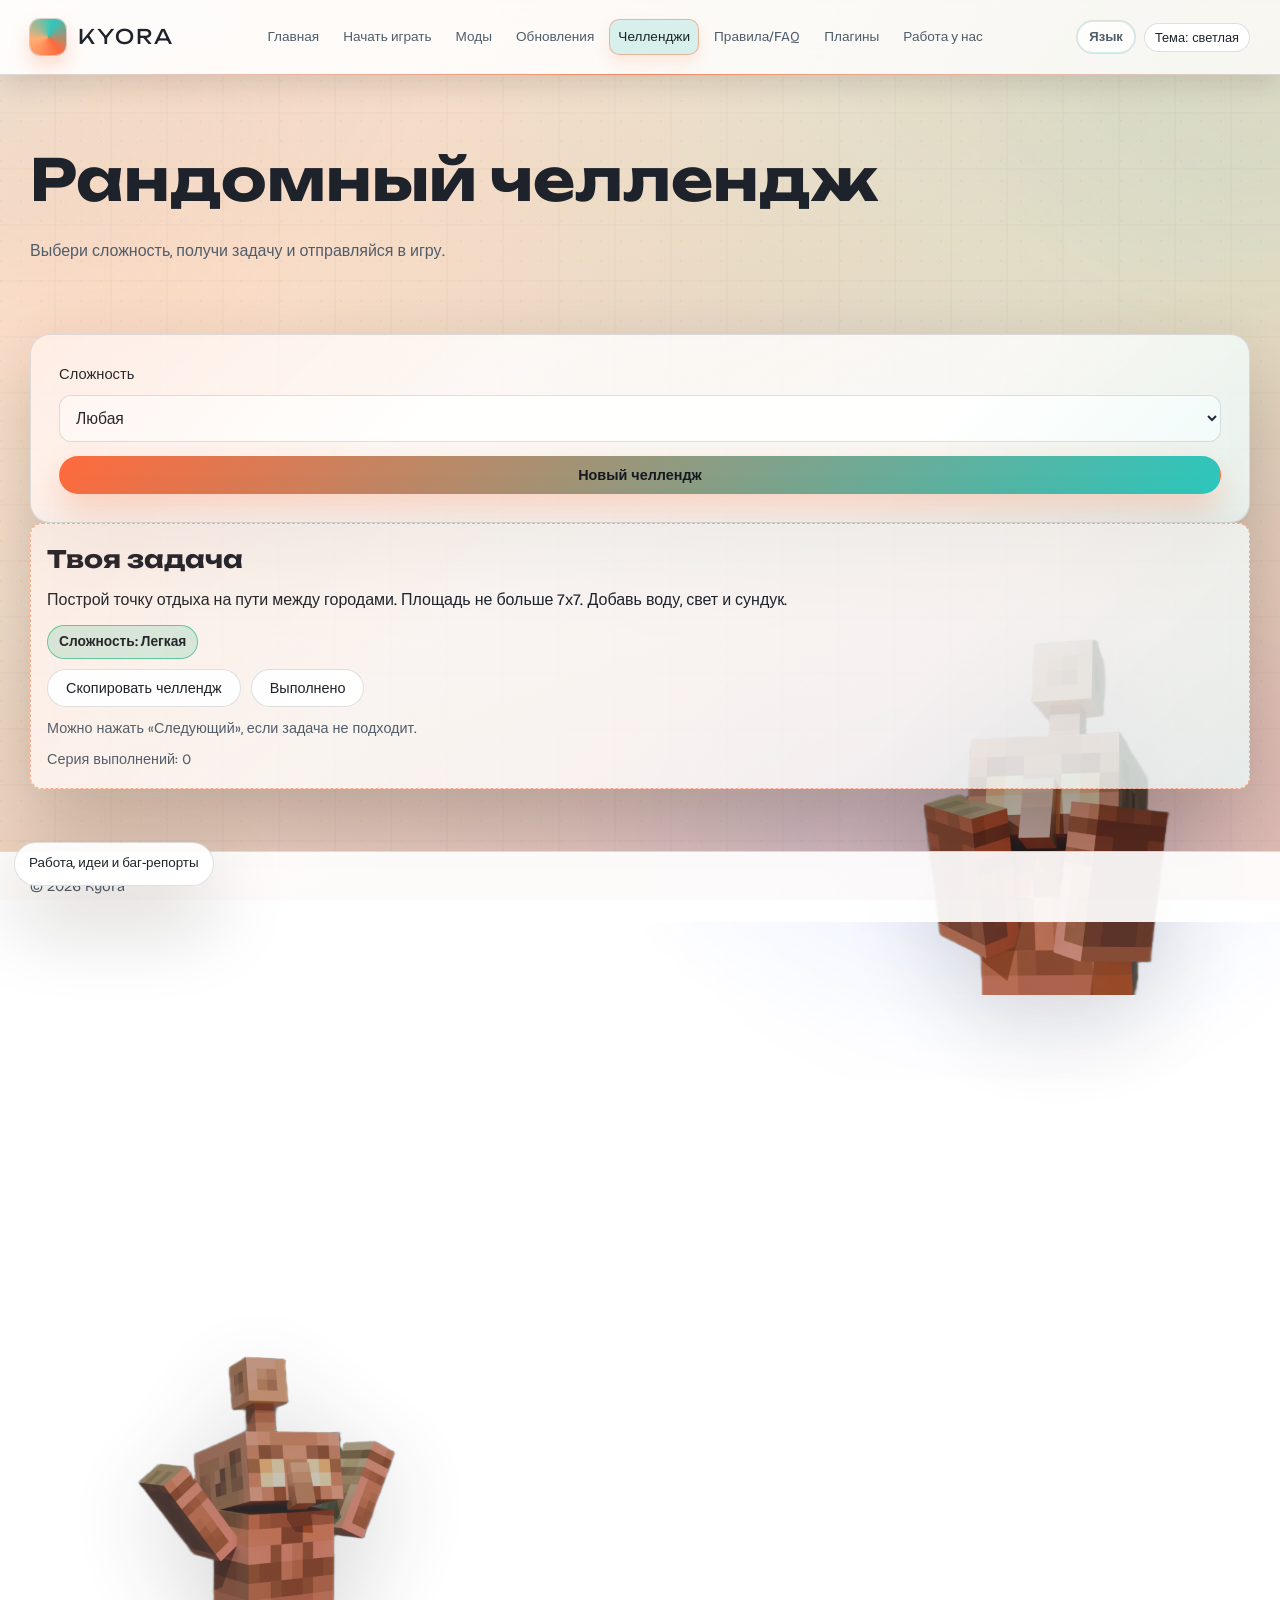
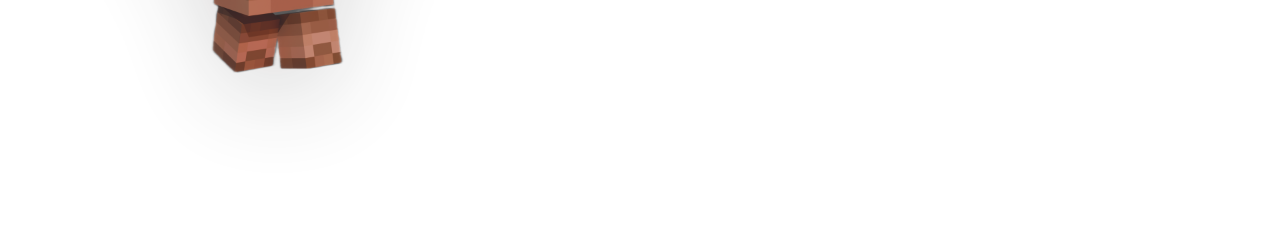
<file: challenges.html>
﻿<!DOCTYPE html>
<html lang="ru">
<head>
  <meta charset="UTF-8">
  <meta name="viewport" content="width=device-width, initial-scale=1.0">
  <title>Kyora — Рандомные челленджи</title>
  <meta name="description" content="Генератор челленджей для игроков Kyora: рандомные цели с разной сложностью без серверных наград.">
  <meta name="robots" content="index, follow">
  <meta name="referrer" content="strict-origin-when-cross-origin">
  <meta name="theme-color" content="#f7d9bb">
  <link rel="canonical" href="https://slimefrozik.github.io/kyora/challenges.html">
  <meta property="og:type" content="website">
  <meta property="og:title" content="Kyora — Рандомные челленджи">
  <meta property="og:description" content="Генератор челленджей для игроков Kyora: рандомные цели с разной сложностью без серверных наград.">
  <meta property="og:url" content="https://slimefrozik.github.io/kyora/challenges.html">
  <meta property="og:site_name" content="Kyora">
  <meta property="og:image" content="https://slimefrozik.github.io/kyora/assets/og-cover.svg">
  <meta name="twitter:card" content="summary_large_image">
  <meta name="twitter:title" content="Kyora — Рандомные челленджи">
  <meta name="twitter:description" content="Генератор челленджей для игроков Kyora: рандомные цели с разной сложностью без серверных наград.">
  <meta name="twitter:image" content="https://slimefrozik.github.io/kyora/assets/og-cover.svg">
  <link rel="icon" href="assets/favicon.svg" type="image/svg+xml">
  <link rel="preconnect" href="https://fonts.googleapis.com">
  <link rel="preconnect" href="https://fonts.gstatic.com" crossorigin>
  <link href="https://fonts.googleapis.com/css2?family=Bricolage+Grotesque:wght@300;400;500;600;700&family=Unbounded:wght@400;600;800&display=swap" rel="stylesheet">
  <link rel="stylesheet" href="assets/styles.css">
  <link rel="manifest" href="manifest.webmanifest">
  <script src="data/telegram-config.js" defer></script>
  <script src="assets/app.js" defer></script>
</head>
<body data-page="challenges">
  <header class="site-header">
    <div class="container topbar">
      <a class="brand" href="index.html"><span class="brand-mark" aria-hidden="true"></span><span class="brand-text">Kyora</span></a>      <nav class="main-nav" id="primary-nav" aria-label="Main navigation">
        <a href="index.html" data-i18n="nav.home">Главная</a>
        <a href="start.html" data-i18n="nav.start">Начать играть</a>
        <a href="mods.html" data-i18n="nav.mods">Моды</a>
        <a href="updates.html" data-i18n="nav.updates">Обновления</a>
        <a href="challenges.html" aria-current="page" data-i18n="nav.challenges">Челленджи</a>
        <a href="rules.html" data-i18n="nav.rules">Правила/FAQ</a>
        <a href="plugins.html" data-i18n="nav.plugins">Плагины</a>
        <a href="jobs.html" data-i18n="nav.jobs">Работа у нас</a>
      </nav>
      <div class="actions">
        <div class="lang-menu" data-lang-menu>
          <button class="lang-toggle" type="button" data-lang-toggle data-i18n="common.lang" aria-expanded="false">Язык</button>
          <div class="lang-options" role="menu">
            <button type="button" data-lang-switch="ru"><span class="flag">&#127479;&#127482;</span><span>RU</span></button>
            <button type="button" data-lang-switch="ua"><span class="flag">&#127482;&#127462;</span><span>UA</span></button>
            <button type="button" data-lang-switch="be"><span class="flag">&#127463;&#127486;</span><span>BE</span></button>
            <button type="button" data-lang-switch="kk"><span class="flag">&#127472;&#127487;</span><span>KZ</span></button>
          </div>
        </div>
                <button class="pill-btn is-compact theme-toggle" type="button" data-theme-toggle data-i18n="common.themeLight">Тема: светлая</button>
        <a class="pill-btn primary" href="index.html#apply-section" data-i18n="common.apply">Подать заявку</a>
        <a class="pill-btn" data-discord-link target="_blank" rel="noopener noreferrer" data-i18n="common.discord">Discord (скоро)</a>
      </div>
    </div>
  </header>

  <main>
    <section class="page-intro">
      <div class="container">
        <h1 data-i18n="challenges.title">Рандомный челлендж</h1>
        <p data-i18n="challenges.subtitle">Выбери сложность, получи задачу и отправляйся в игру.</p>
      </div>
    </section>

    <section class="section">
      <div class="container hero-grid">
        <article class="panel reveal challenge-box">
          <label>
            <span data-i18n="challenges.difficulty">Сложность</span>
            <select id="challenge-difficulty">
              <option value="all" data-i18n="challenges.all">Любая</option>
              <option value="easy" data-i18n="challenges.level.easy">Легкая</option>
              <option value="medium" data-i18n="challenges.level.medium">Средняя</option>
              <option value="hard" data-i18n="challenges.level.hard">Сложная</option>
            </select>
          </label>
          <div class="challenge-actions">
            <button id="challenge-generate" class="pill-btn primary" type="button" data-i18n="challenges.generate">Новый челлендж</button>
          </div>
        </article>

        <article class="panel reveal challenge-result" aria-live="polite">
          <h2 class="challenge-title" data-i18n="challenges.resultTitle">Твоя задача</h2>
          <p class="challenge-text" id="challenge-text"></p>
          <p class="meta challenge-badge" id="challenge-meta"></p>
          <div class="challenge-result-actions">
            <button id="challenge-copy" class="pill-btn" type="button" data-i18n="challenges.copy">Скопировать челлендж</button>
            <button id="challenge-complete" class="pill-btn" type="button" data-i18n="challenges.complete">Выполнено</button>
          </div>
          <p id="challenge-note" class="challenge-note" data-i18n="challenges.note">Можно нажать «Следующий», если задача не подходит.</p>
          <p id="challenge-streak" class="challenge-streak"></p>
        </article>
      </div>
    </section>
  </main>

  <footer class="site-footer">
    <div class="container footer-inner">
      <span>© 2026 Kyora</span>
    </div>
  </footer>

  <div class="toast" id="toast" role="status" aria-live="polite"></div>
</body>
</html>
</file>
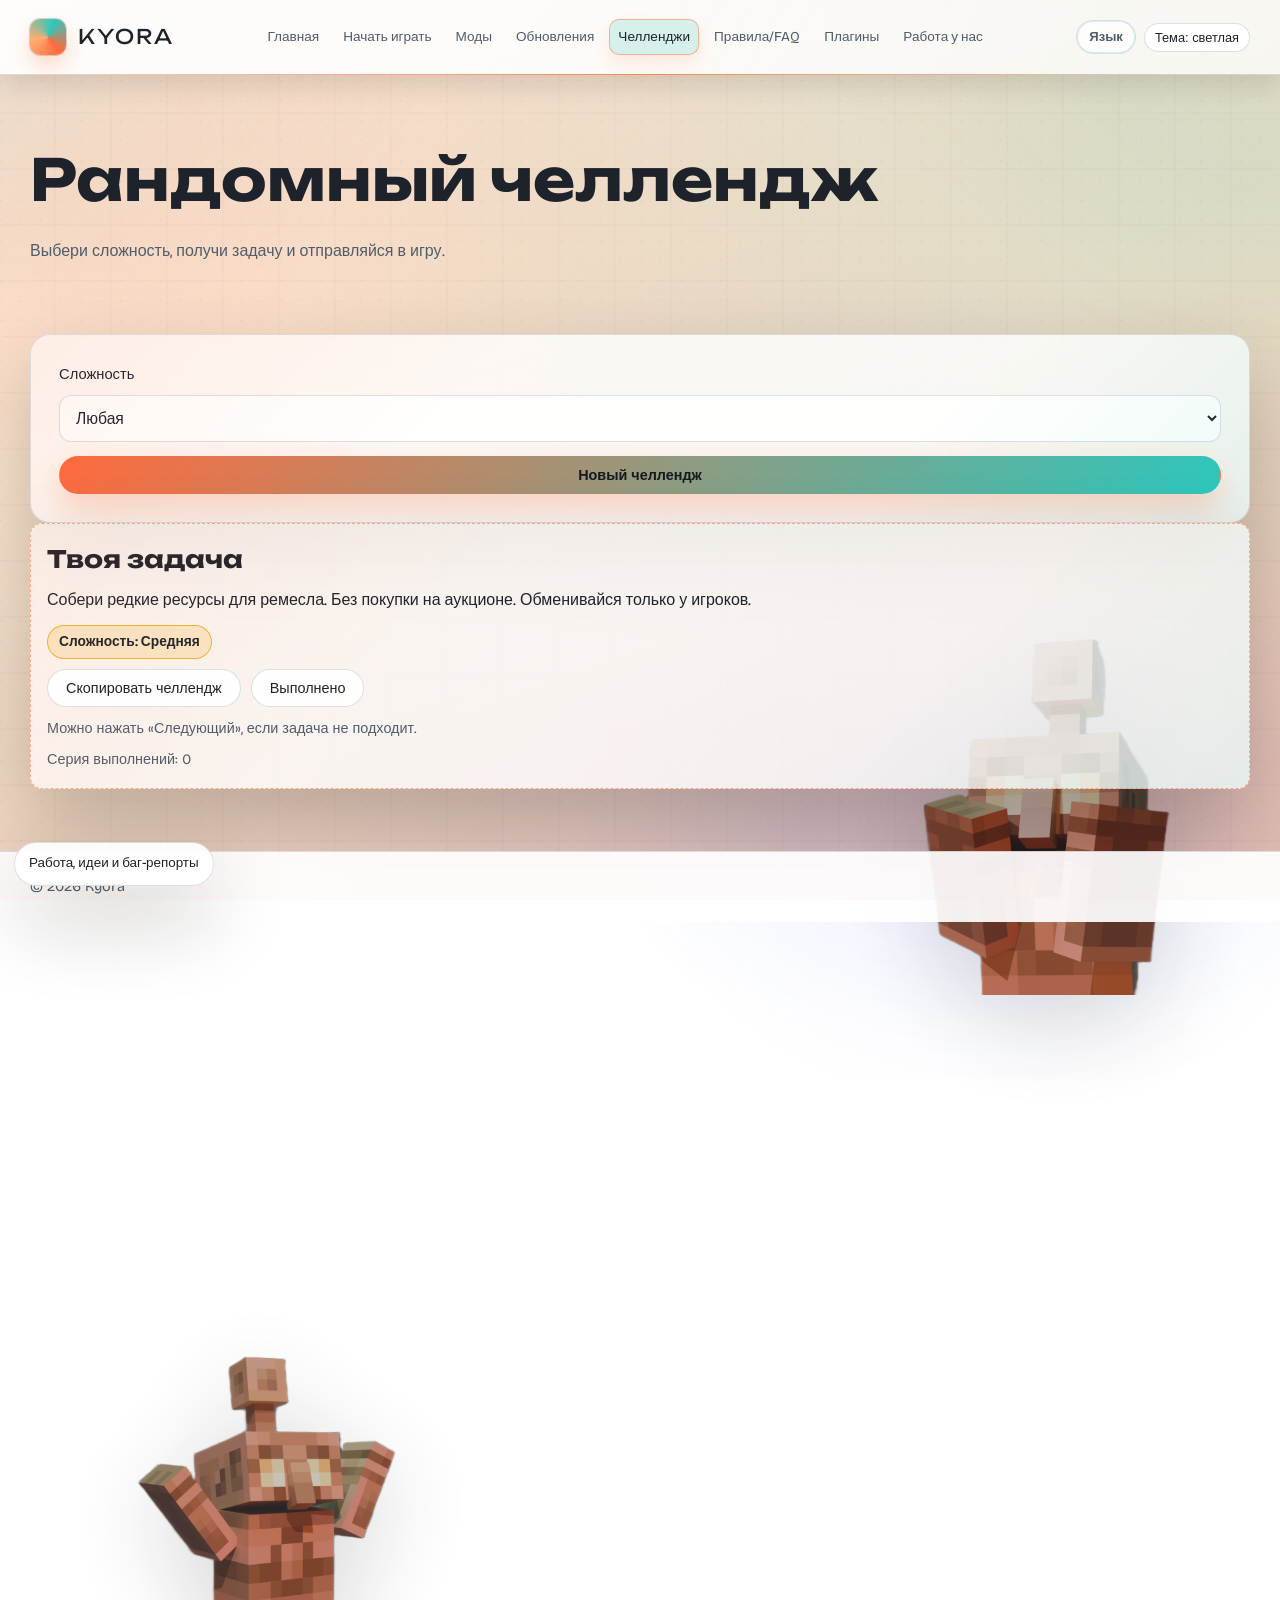
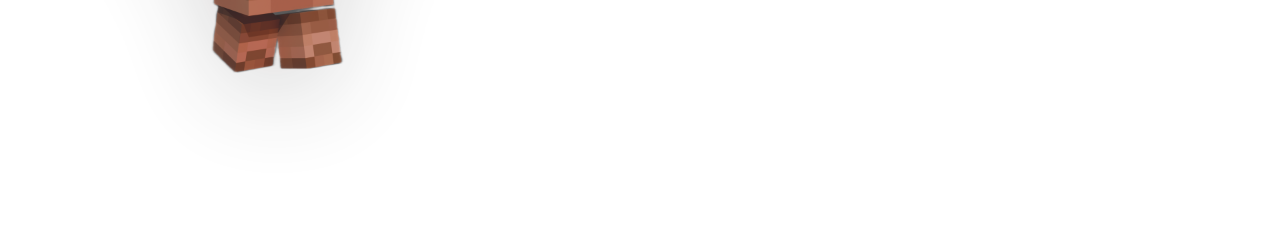
<file: destiny.html>
﻿<!DOCTYPE html>
<html lang="ru">
<head>
  <meta charset="UTF-8">
  <meta http-equiv="refresh" content="0; url=challenges.html">
  <title>Redirecting?</title>
  <script>window.location.replace('challenges.html');</script>
</head>
<body>
  <p>Redirecting to <a href="challenges.html">challenges.html</a>?</p>
</body>
</html>
</file>
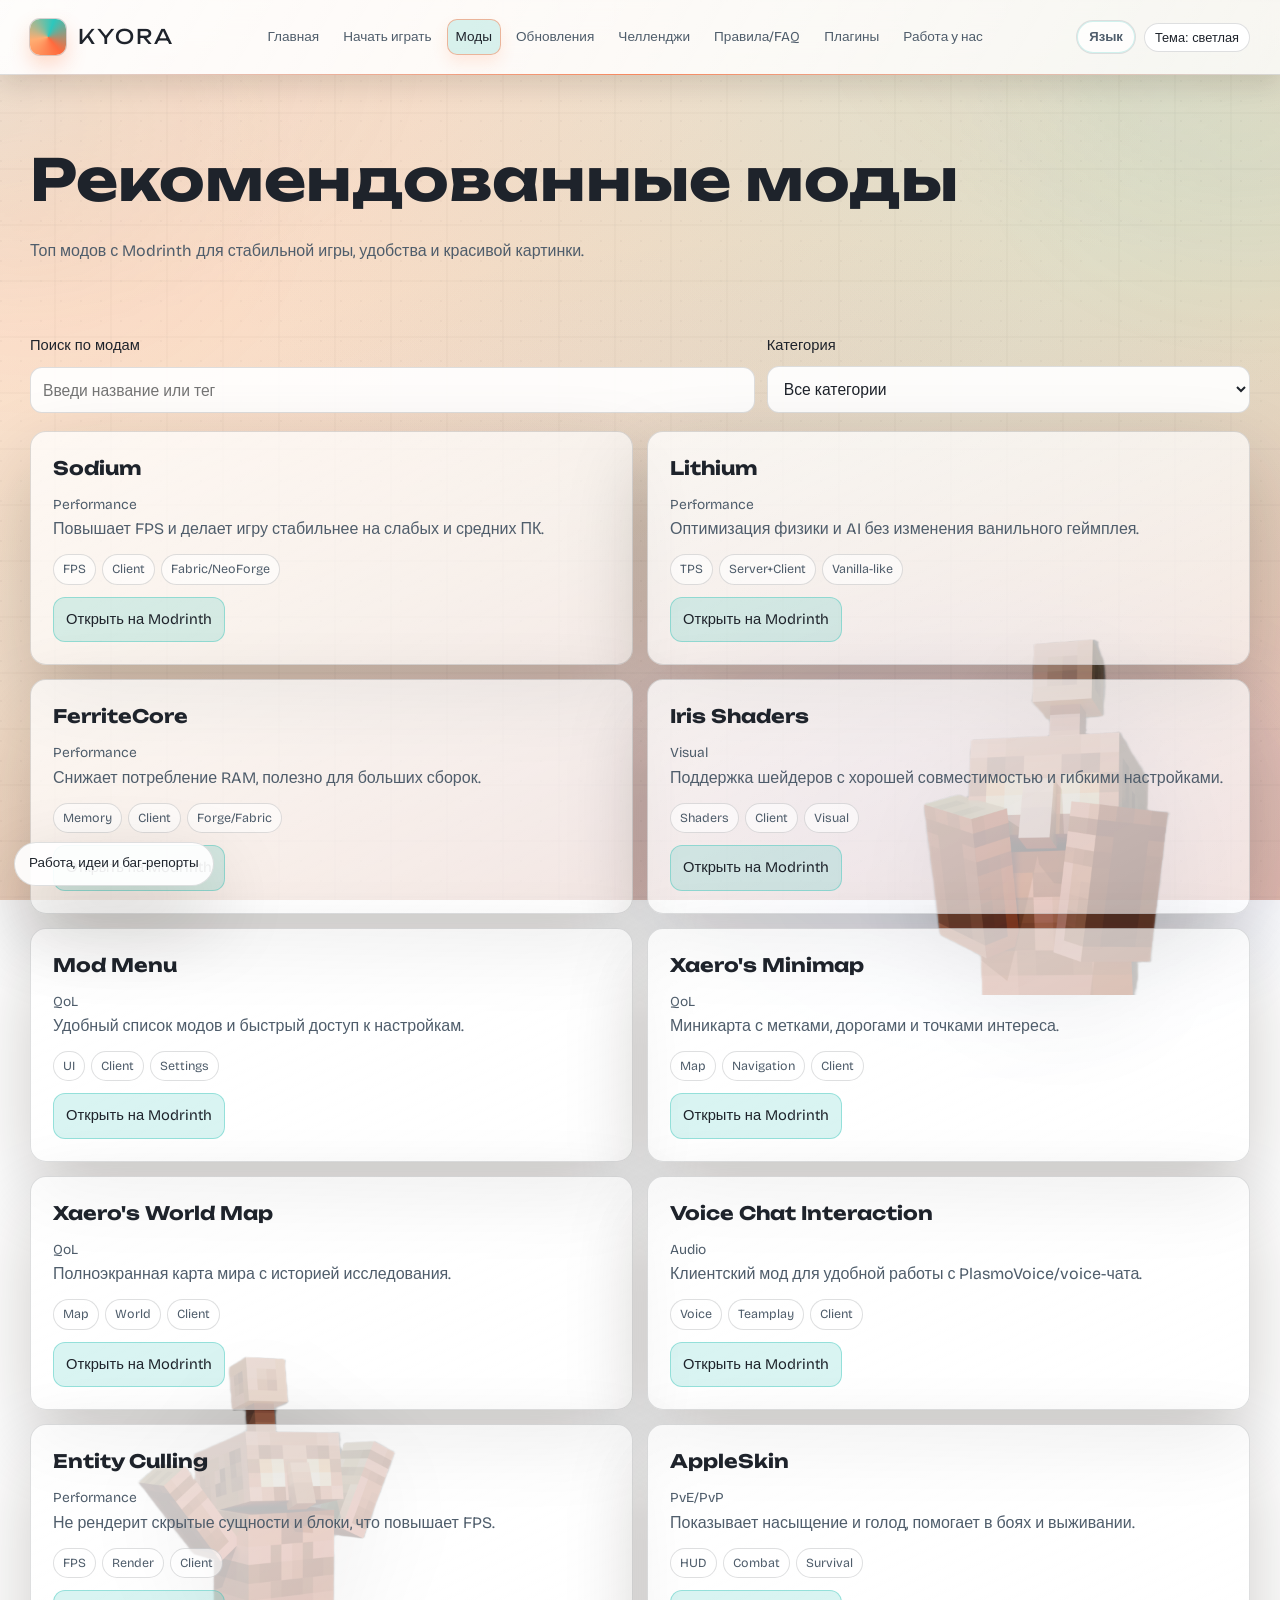
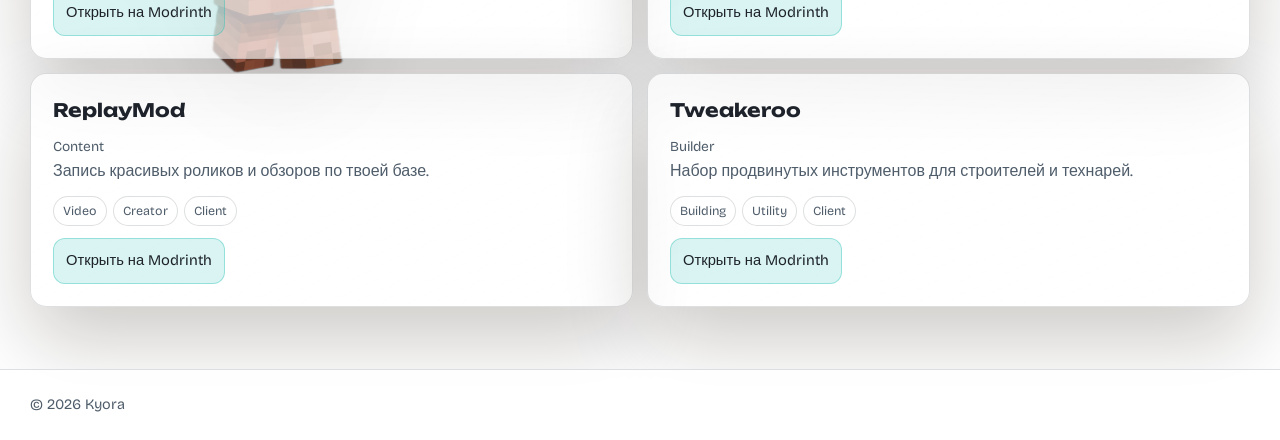
<file: guides.html>
﻿<!DOCTYPE html>
<html lang="ru">
<head>
  <meta charset="UTF-8">
  <meta http-equiv="refresh" content="0; url=mods.html">
  <title>Redirecting?</title>
  <script>window.location.replace('mods.html');</script>
</head>
<body>
  <p>Redirecting to <a href="mods.html">mods.html</a>?</p>
</body>
</html>
</file>
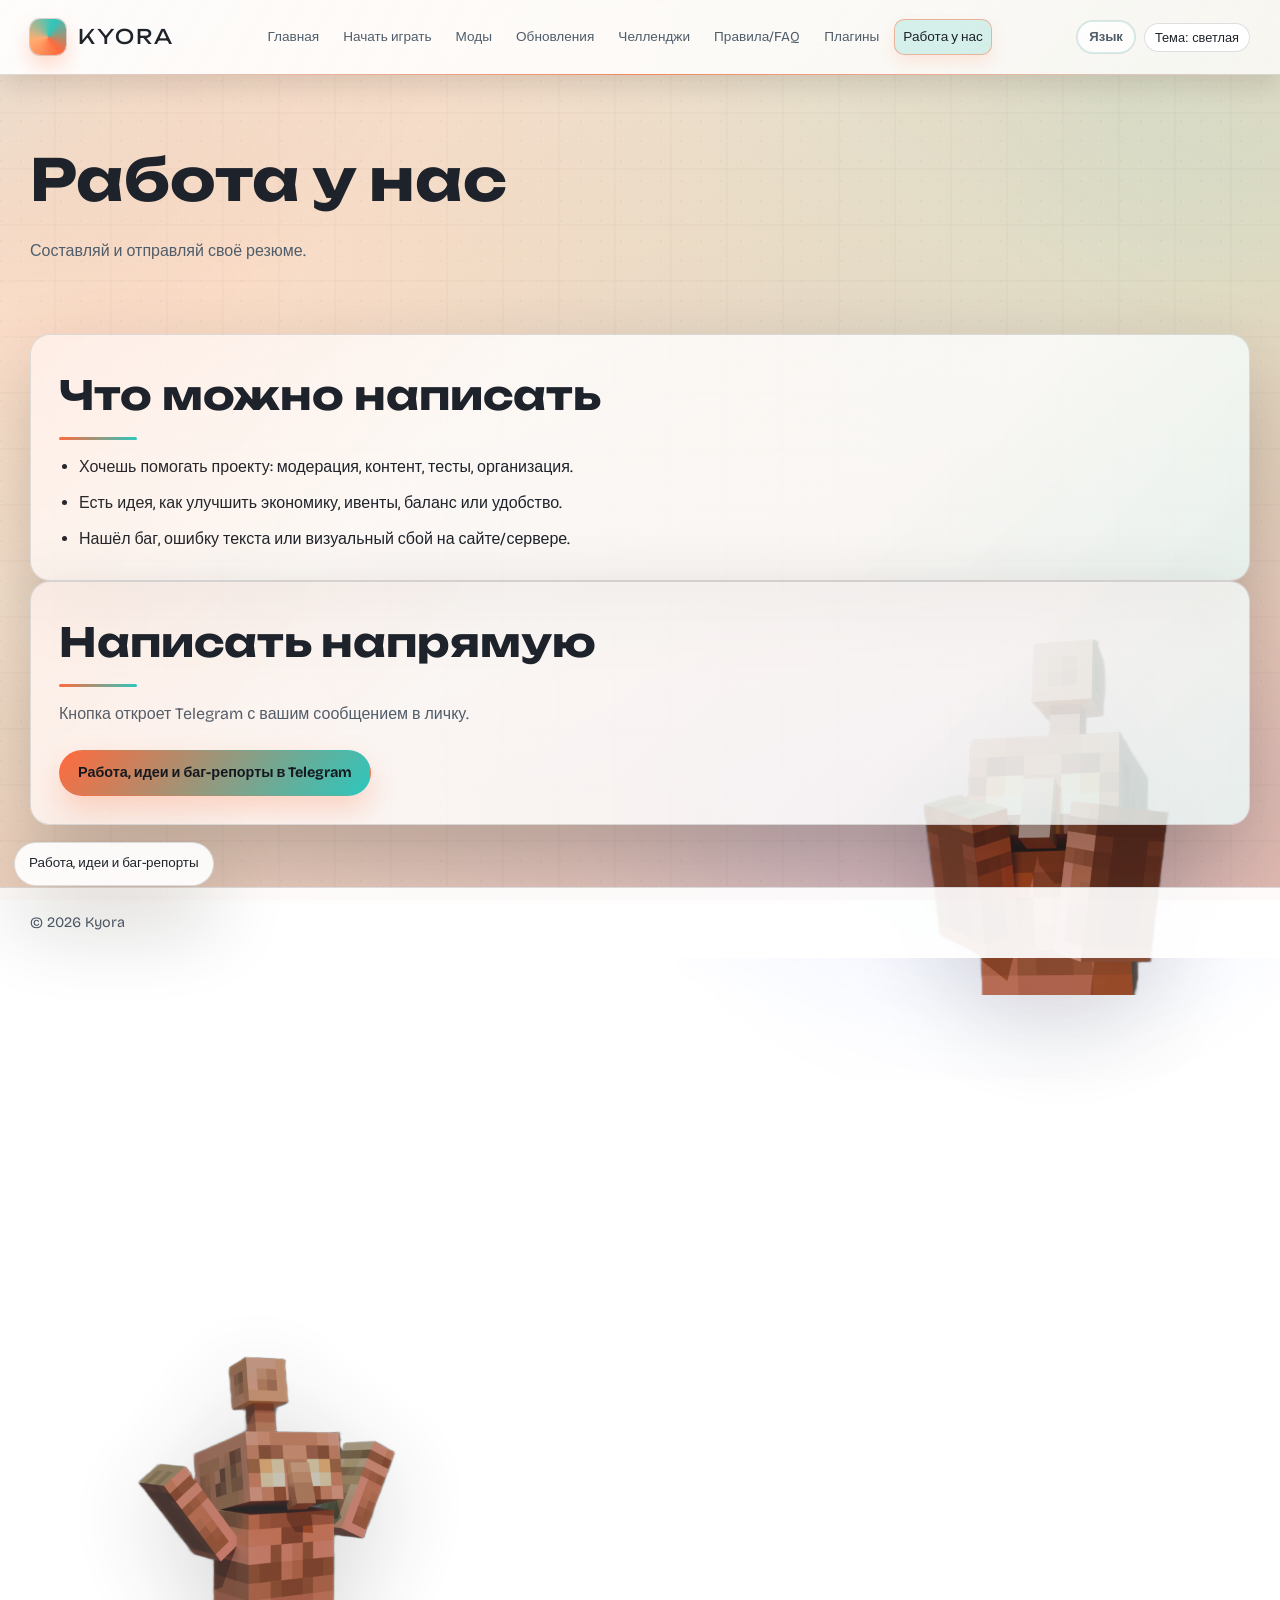
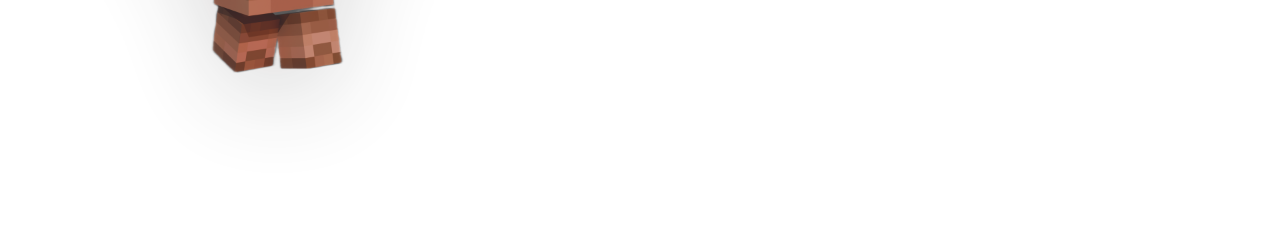
<file: jobs.html>
﻿<!DOCTYPE html>
<html lang="ru">
<head>
  <meta charset="UTF-8">
  <meta name="viewport" content="width=device-width, initial-scale=1.0">
  <title>Kyora — Работа и обратная связь</title>
  <meta name="description" content="Работа и обратная связь в Kyora: вакансии, идеи и предложения через Telegram.">
  <meta name="robots" content="index, follow">
  <meta name="referrer" content="strict-origin-when-cross-origin">
  <meta name="theme-color" content="#f7d9bb">
  <link rel="canonical" href="https://slimefrozik.github.io/kyora/jobs.html">
  <meta property="og:type" content="website">
  <meta property="og:title" content="Kyora — Работа и обратная связь">
  <meta property="og:description" content="Работа и обратная связь в Kyora: вакансии, идеи и предложения через Telegram.">
  <meta property="og:url" content="https://slimefrozik.github.io/kyora/jobs.html">
  <meta property="og:site_name" content="Kyora">
  <meta property="og:image" content="https://slimefrozik.github.io/kyora/assets/og-cover.svg">
  <meta name="twitter:card" content="summary_large_image">
  <meta name="twitter:title" content="Kyora — Работа и обратная связь">
  <meta name="twitter:description" content="Работа и обратная связь в Kyora: вакансии, идеи и предложения через Telegram.">
  <meta name="twitter:image" content="https://slimefrozik.github.io/kyora/assets/og-cover.svg">
  <link rel="icon" href="assets/favicon.svg" type="image/svg+xml">
  <link rel="preconnect" href="https://fonts.googleapis.com">
  <link rel="preconnect" href="https://fonts.gstatic.com" crossorigin>
  <link href="https://fonts.googleapis.com/css2?family=Bricolage+Grotesque:wght@300;400;500;600;700&family=Unbounded:wght@400;600;800&display=swap" rel="stylesheet">
  <link rel="stylesheet" href="assets/styles.css">
  <link rel="manifest" href="manifest.webmanifest">
  <script src="data/telegram-config.js" defer></script>
  <script src="assets/app.js" defer></script>
</head>
<body data-page="jobs">
  <header class="site-header">
    <div class="container topbar">
      <a class="brand" href="index.html"><span class="brand-mark" aria-hidden="true"></span><span class="brand-text">Kyora</span></a>      <nav class="main-nav" id="primary-nav" aria-label="Main navigation">
        <a href="index.html" data-i18n="nav.home">Главная</a>
        <a href="start.html" data-i18n="nav.start">Начать играть</a>
        <a href="mods.html" data-i18n="nav.mods">Моды</a>
        <a href="updates.html" data-i18n="nav.updates">Обновления</a>
        <a href="challenges.html" data-i18n="nav.challenges">Челленджи</a>
        <a href="rules.html" data-i18n="nav.rules">Правила/FAQ</a>
        <a href="plugins.html" data-i18n="nav.plugins">Плагины</a>
        <a href="jobs.html" aria-current="page" data-i18n="nav.jobs">Работа у нас</a>
      </nav>
      <div class="actions">
        <div class="lang-menu" data-lang-menu>
          <button class="lang-toggle" type="button" data-lang-toggle data-i18n="common.lang" aria-expanded="false">Язык</button>
          <div class="lang-options" role="menu">
            <button type="button" data-lang-switch="ru"><span class="flag">&#127479;&#127482;</span><span>RU</span></button>
            <button type="button" data-lang-switch="ua"><span class="flag">&#127482;&#127462;</span><span>UA</span></button>
            <button type="button" data-lang-switch="be"><span class="flag">&#127463;&#127486;</span><span>BE</span></button>
            <button type="button" data-lang-switch="kk"><span class="flag">&#127472;&#127487;</span><span>KZ</span></button>
          </div>
        </div>
                <button class="pill-btn is-compact theme-toggle" type="button" data-theme-toggle data-i18n="common.themeLight">Тема: светлая</button>
        <a class="pill-btn primary" href="index.html#apply-section" data-i18n="common.apply">Подать заявку</a>
        <a class="pill-btn" data-discord-link target="_blank" rel="noopener noreferrer" data-i18n="common.discord">Discord (скоро)</a>
      </div>
    </div>
  </header>

  <main>
    <section class="page-intro">
      <div class="container">
        <h1 data-i18n="jobs.title">Работа у нас</h1>
        <p data-i18n="jobs.subtitle">Составляй и отправляй своё резюме.</p>
      </div>
    </section>

    <section class="section">
      <div class="container hero-grid">
        <article class="panel reveal">
          <h2 class="section-title" data-i18n="jobs.blockTitle">Что можно написать</h2>
          <ul class="rules-list">
            <li data-i18n="jobs.item1">Хочешь помогать проекту: модерация, контент, тесты, организация.</li>
            <li data-i18n="jobs.item2">Есть идея, как улучшить экономику, ивенты, баланс или удобство.</li>
            <li data-i18n="jobs.item3">Нашёл баг, ошибку текста или визуальный сбой на сайте/сервере.</li>
          </ul>
        </article>

        <article class="panel reveal">
          <h2 class="section-title" data-i18n="jobs.ctaTitle">Написать напрямую</h2>
          <p class="section-subtitle" data-i18n="jobs.ctaSub">Кнопка откроет Telegram с вашим сообщением в личку.</p>
          <div class="cta-row">
            <a class="pill-btn primary" data-feedback-link target="_blank" rel="noopener noreferrer" data-i18n="jobs.cta">Работа, идеи и баг-репорты в Telegram</a>
          </div>
        </article>
      </div>
    </section>
  </main>

  <footer class="site-footer">
    <div class="container footer-inner">
      <span>© 2026 Kyora</span>
    </div>
  </footer>

  <div class="toast" id="toast" role="status" aria-live="polite"></div>
</body>
</html>
</file>
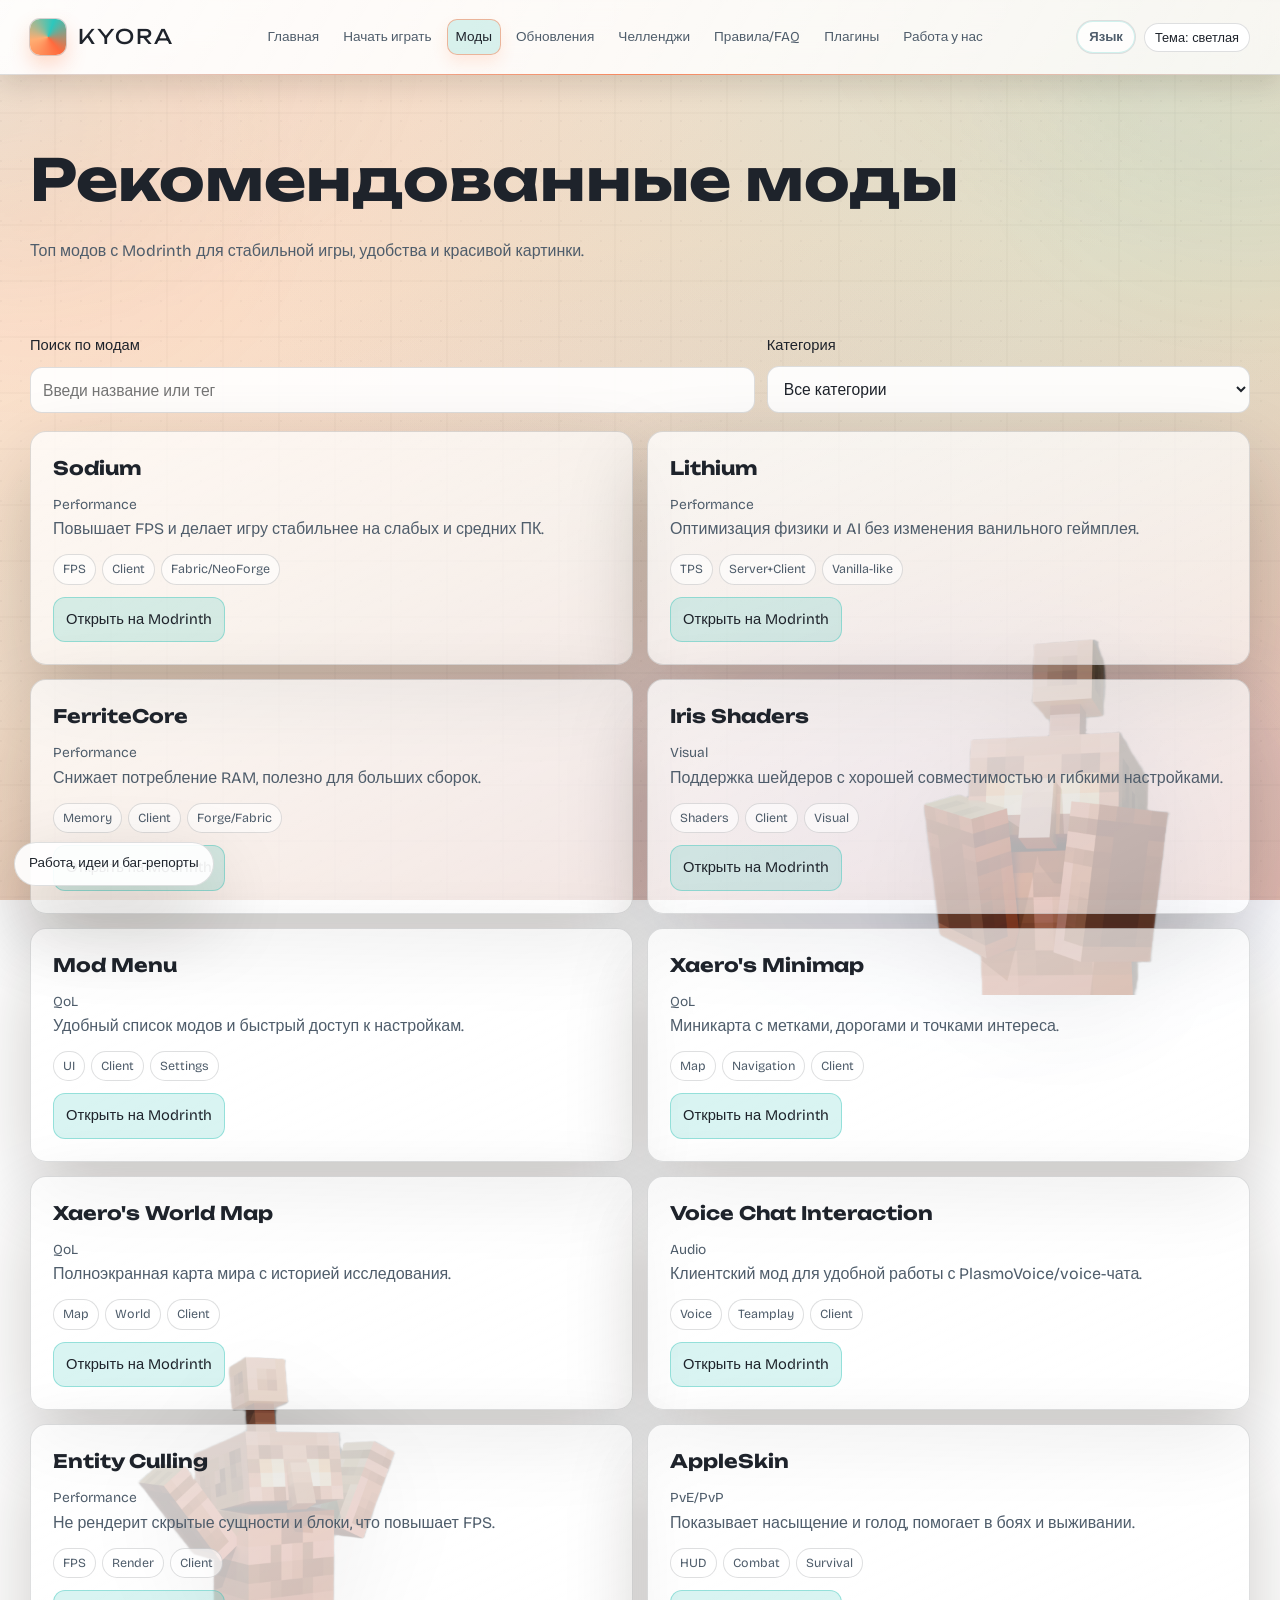
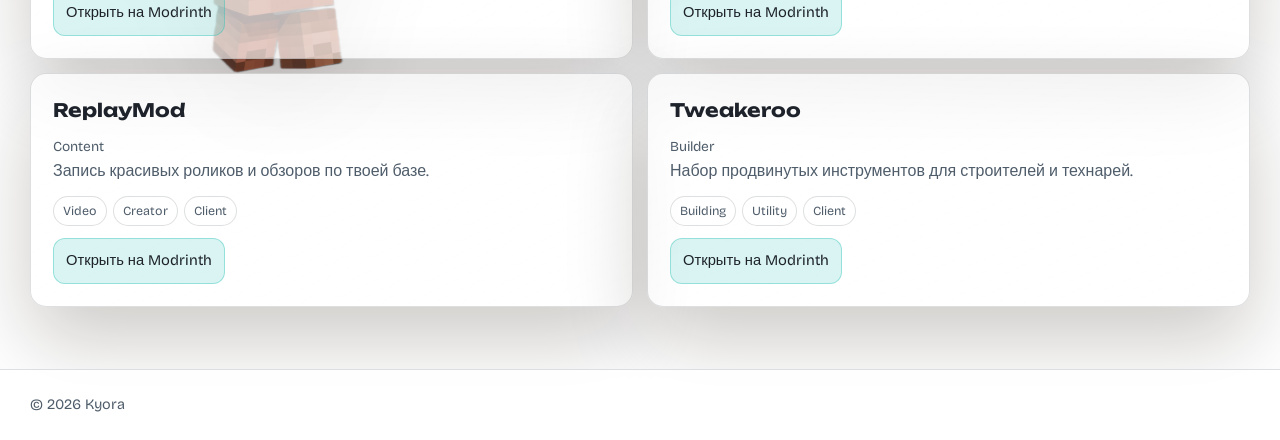
<file: mods.html>
﻿<!DOCTYPE html>
<html lang="ru">
<head>
  <meta charset="UTF-8">
  <meta name="viewport" content="width=device-width, initial-scale=1.0">
  <title>Kyora — Рекомендованные моды</title>
  <meta name="description" content="Топ полезных модов с Modrinth для игроков Kyora: FPS, QoL, карта, визуал, контент.">
  <meta name="robots" content="index, follow">
  <meta name="referrer" content="strict-origin-when-cross-origin">
  <meta name="theme-color" content="#f7d9bb">
  <link rel="canonical" href="https://slimefrozik.github.io/kyora/mods.html">
  <meta property="og:type" content="website">
  <meta property="og:title" content="Kyora — Рекомендованные моды">
  <meta property="og:description" content="Топ полезных модов с Modrinth для игроков Kyora: FPS, QoL, карта, визуал, контент.">
  <meta property="og:url" content="https://slimefrozik.github.io/kyora/mods.html">
  <meta property="og:site_name" content="Kyora">
  <meta property="og:image" content="https://slimefrozik.github.io/kyora/assets/og-cover.svg">
  <meta name="twitter:card" content="summary_large_image">
  <meta name="twitter:title" content="Kyora — Рекомендованные моды">
  <meta name="twitter:description" content="Топ полезных модов с Modrinth для игроков Kyora: FPS, QoL, карта, визуал, контент.">
  <meta name="twitter:image" content="https://slimefrozik.github.io/kyora/assets/og-cover.svg">
  <link rel="icon" href="assets/favicon.svg" type="image/svg+xml">
  <link rel="preconnect" href="https://fonts.googleapis.com">
  <link rel="preconnect" href="https://fonts.gstatic.com" crossorigin>
  <link href="https://fonts.googleapis.com/css2?family=Bricolage+Grotesque:wght@300;400;500;600;700&family=Unbounded:wght@400;600;800&display=swap" rel="stylesheet">
  <link rel="stylesheet" href="assets/styles.css">
  <link rel="manifest" href="manifest.webmanifest">
  <script src="data/telegram-config.js" defer></script>
  <script src="assets/app.js" defer></script>
</head>
<body data-page="mods">
  <header class="site-header">
    <div class="container topbar">
      <a class="brand" href="index.html"><span class="brand-mark" aria-hidden="true"></span><span class="brand-text">Kyora</span></a>      <nav class="main-nav" id="primary-nav" aria-label="Main navigation">
        <a href="index.html" data-i18n="nav.home">Главная</a>
        <a href="start.html" data-i18n="nav.start">Начать играть</a>
        <a href="mods.html" aria-current="page" data-i18n="nav.mods">Моды</a>
        <a href="updates.html" data-i18n="nav.updates">Обновления</a>
        <a href="challenges.html" data-i18n="nav.challenges">Челленджи</a>
        <a href="rules.html" data-i18n="nav.rules">Правила/FAQ</a>
        <a href="plugins.html" data-i18n="nav.plugins">Плагины</a>
        <a href="jobs.html" data-i18n="nav.jobs">Работа у нас</a>
      </nav>
      <div class="actions">
        <div class="lang-menu" data-lang-menu>
          <button class="lang-toggle" type="button" data-lang-toggle data-i18n="common.lang" aria-expanded="false">Язык</button>
          <div class="lang-options" role="menu">
            <button type="button" data-lang-switch="ru"><span class="flag">&#127479;&#127482;</span><span>RU</span></button>
            <button type="button" data-lang-switch="ua"><span class="flag">&#127482;&#127462;</span><span>UA</span></button>
            <button type="button" data-lang-switch="be"><span class="flag">&#127463;&#127486;</span><span>BE</span></button>
            <button type="button" data-lang-switch="kk"><span class="flag">&#127472;&#127487;</span><span>KZ</span></button>
          </div>
        </div>
                <button class="pill-btn is-compact theme-toggle" type="button" data-theme-toggle data-i18n="common.themeLight">Тема: светлая</button>
        <a class="pill-btn primary" href="index.html#apply-section" data-i18n="common.apply">Подать заявку</a>
        <a class="pill-btn" data-discord-link target="_blank" rel="noopener noreferrer" data-i18n="common.discord">Discord (скоро)</a>
      </div>
    </div>
  </header>

  <main>
    <section class="page-intro">
      <div class="container">
        <h1 data-i18n="mods.title">Рекомендованные моды</h1>
        <p data-i18n="mods.subtitle">Топ модов с Modrinth для стабильной игры, удобства и красивой картинки.</p>
      </div>
    </section>

    <section class="section">
      <div class="container">
        <div class="filters">
          <label>
            <span data-i18n="mods.search">Поиск по модам</span>
            <input id="mods-search" type="search" data-i18n-placeholder="mods.searchPlaceholder" placeholder="Введи название или тег">
          </label>
          <label>
            <span data-i18n="mods.category">Категория</span>
            <select id="mods-category"></select>
          </label>
        </div>

        <div id="mods-list" class="mods-grid"></div>
      </div>
    </section>
  </main>

  <footer class="site-footer">
    <div class="container footer-inner">
      <span>© 2026 Kyora</span>
    </div>
  </footer>

  <div class="toast" id="toast" role="status" aria-live="polite"></div>
</body>
</html>
</file>
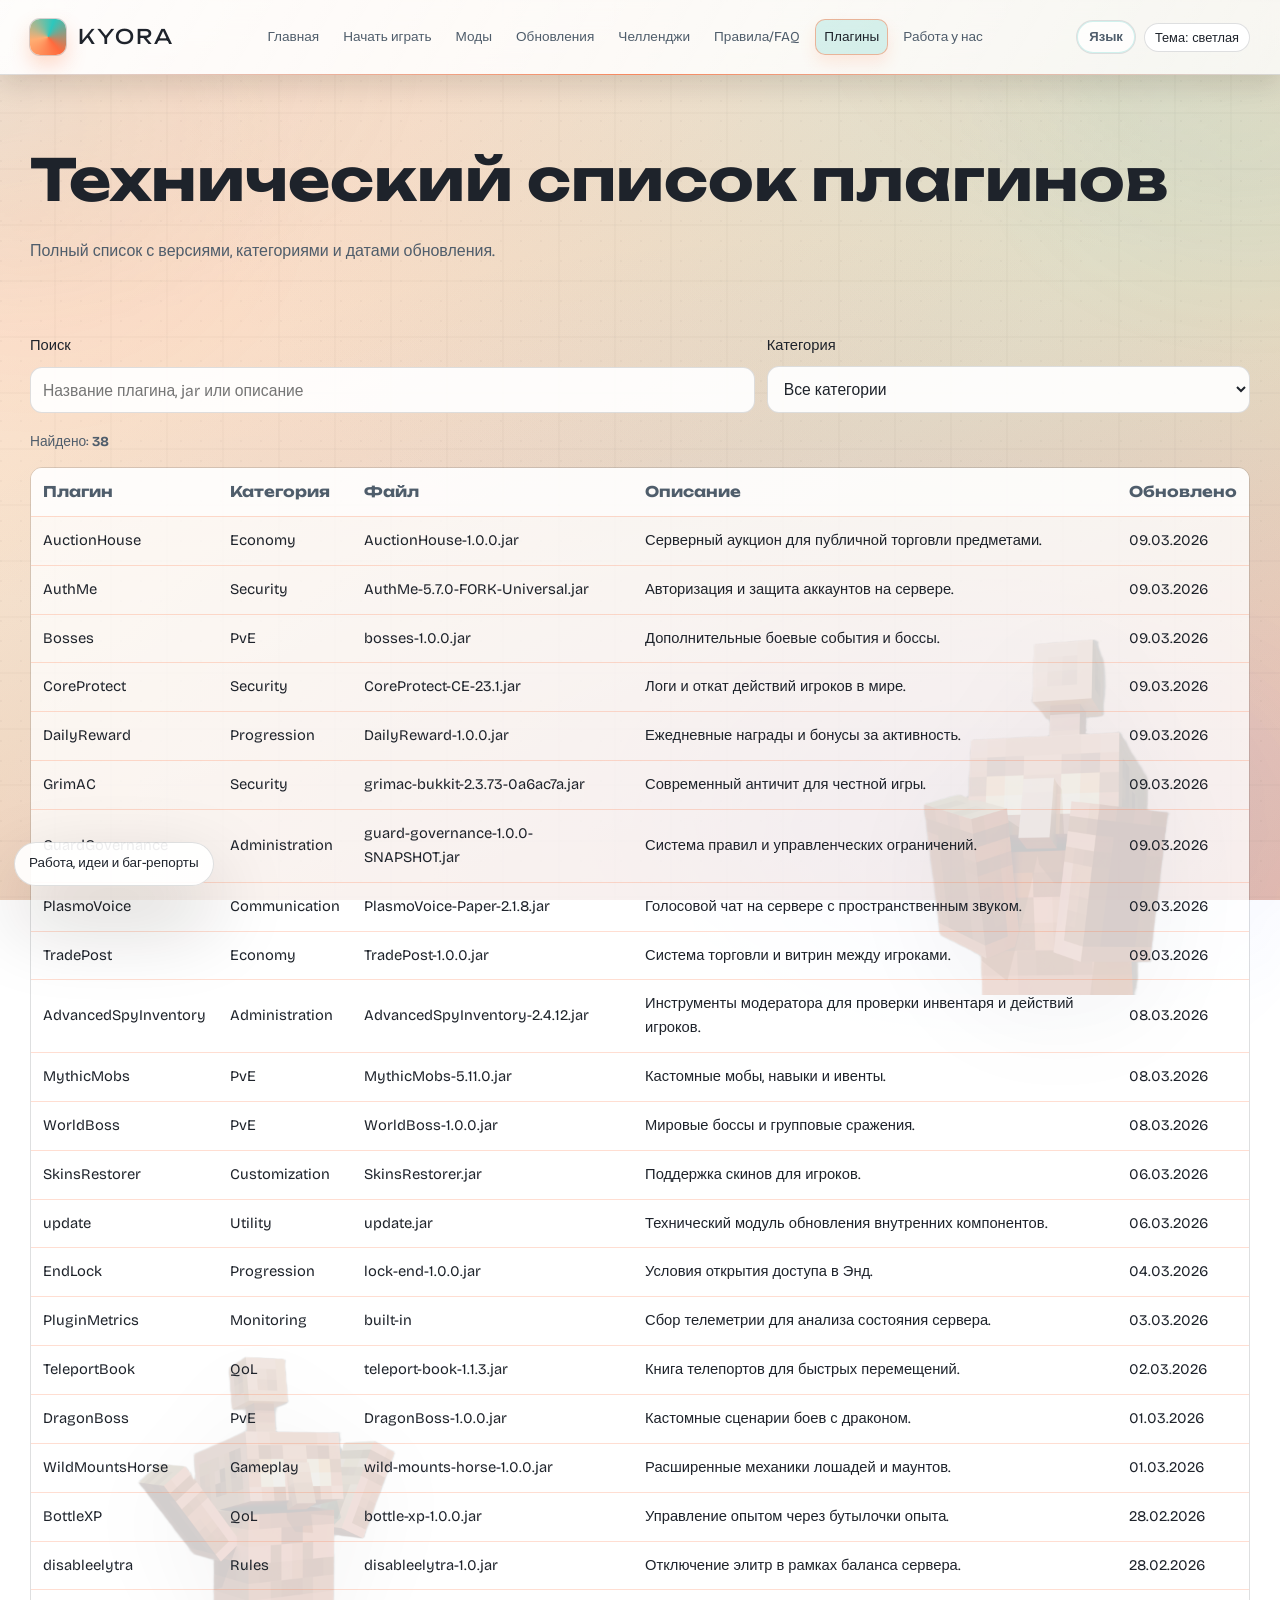
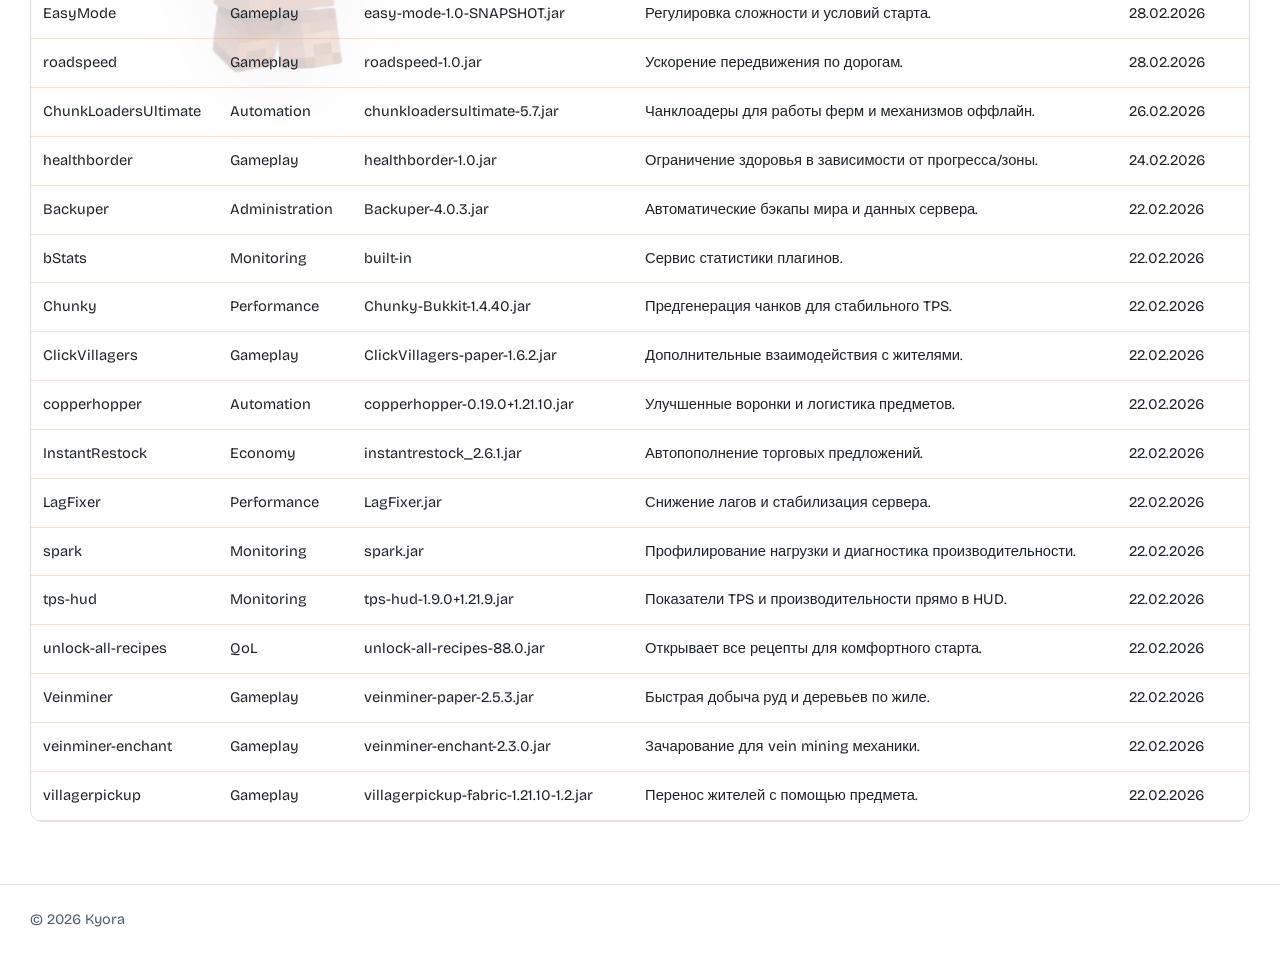
<file: plugins.html>
﻿<!DOCTYPE html>
<html lang="ru">
<head>
  <meta charset="UTF-8">
  <meta name="viewport" content="width=device-width, initial-scale=1.0">
  <title>Kyora — Список плагинов</title>
  <meta name="description" content="Технический список плагинов сервера Kyora с версиями, категориями, поиском и фильтрацией.">
  <meta name="robots" content="index, follow">
  <meta name="referrer" content="strict-origin-when-cross-origin">
  <meta name="theme-color" content="#f7d9bb">
  <link rel="canonical" href="https://slimefrozik.github.io/kyora/plugins.html">
  <meta property="og:type" content="website">
  <meta property="og:title" content="Kyora — Список плагинов">
  <meta property="og:description" content="Технический список плагинов сервера Kyora с версиями, категориями, поиском и фильтрацией.">
  <meta property="og:url" content="https://slimefrozik.github.io/kyora/plugins.html">
  <meta property="og:site_name" content="Kyora">
  <meta property="og:image" content="https://slimefrozik.github.io/kyora/assets/og-cover.svg">
  <meta name="twitter:card" content="summary_large_image">
  <meta name="twitter:title" content="Kyora — Список плагинов">
  <meta name="twitter:description" content="Технический список плагинов сервера Kyora с версиями, категориями, поиском и фильтрацией.">
  <meta name="twitter:image" content="https://slimefrozik.github.io/kyora/assets/og-cover.svg">
  <link rel="icon" href="assets/favicon.svg" type="image/svg+xml">
  <link rel="preconnect" href="https://fonts.googleapis.com">
  <link rel="preconnect" href="https://fonts.gstatic.com" crossorigin>
  <link href="https://fonts.googleapis.com/css2?family=Bricolage+Grotesque:wght@300;400;500;600;700&family=Unbounded:wght@400;600;800&display=swap" rel="stylesheet">
  <link rel="stylesheet" href="assets/styles.css">
  <link rel="manifest" href="manifest.webmanifest">
  <script src="data/telegram-config.js" defer></script>
  <script src="assets/app.js" defer></script>
</head>
<body data-page="plugins">
  <header class="site-header">
    <div class="container topbar">
      <a class="brand" href="index.html"><span class="brand-mark" aria-hidden="true"></span><span class="brand-text">Kyora</span></a>      <nav class="main-nav" id="primary-nav" aria-label="Main navigation">
        <a href="index.html" data-i18n="nav.home">Главная</a>
        <a href="start.html" data-i18n="nav.start">Начать играть</a>
        <a href="mods.html" data-i18n="nav.mods">Моды</a>
        <a href="updates.html" data-i18n="nav.updates">Обновления</a>
        <a href="challenges.html" data-i18n="nav.challenges">Челленджи</a>
        <a href="rules.html" data-i18n="nav.rules">Правила/FAQ</a>
        <a href="plugins.html" aria-current="page" data-i18n="nav.plugins">Плагины</a>
        <a href="jobs.html" data-i18n="nav.jobs">Работа у нас</a>
      </nav>
      <div class="actions">
        <div class="lang-menu" data-lang-menu>
          <button class="lang-toggle" type="button" data-lang-toggle data-i18n="common.lang" aria-expanded="false">Язык</button>
          <div class="lang-options" role="menu">
            <button type="button" data-lang-switch="ru"><span class="flag">&#127479;&#127482;</span><span>RU</span></button>
            <button type="button" data-lang-switch="ua"><span class="flag">&#127482;&#127462;</span><span>UA</span></button>
            <button type="button" data-lang-switch="be"><span class="flag">&#127463;&#127486;</span><span>BE</span></button>
            <button type="button" data-lang-switch="kk"><span class="flag">&#127472;&#127487;</span><span>KZ</span></button>
          </div>
        </div>
                <button class="pill-btn is-compact theme-toggle" type="button" data-theme-toggle data-i18n="common.themeLight">Тема: светлая</button>
        <a class="pill-btn primary" href="index.html#apply-section" data-i18n="common.apply">Подать заявку</a>
        <a class="pill-btn" data-discord-link target="_blank" rel="noopener noreferrer" data-i18n="common.discord">Discord (скоро)</a>
      </div>
    </div>
  </header>

  <main>
    <section class="page-intro">
      <div class="container">
        <h1 data-i18n="plugins.title">Технический список плагинов</h1>
        <p data-i18n="plugins.subtitle">Полный список с версиями, категориями и датами обновления.</p>
      </div>
    </section>

    <section class="section">
      <div class="container">
        <div class="filters">
          <label>
            <span data-i18n="plugins.search">Поиск</span>
            <input id="plugins-search" type="search" data-i18n-placeholder="plugins.searchPlaceholder" placeholder="Название плагина, jar или описание">
          </label>
          <label>
            <span data-i18n="plugins.category">Категория</span>
            <select id="plugins-category"></select>
          </label>
        </div>

        <p class="meta"><span data-i18n="plugins.countLabel">Найдено</span>: <strong id="plugins-count">0</strong></p>

        <div class="plugins-table-wrap">
          <table>
            <thead>
              <tr>
                <th data-i18n="plugins.thName">Плагин</th>
                <th data-i18n="plugins.thCategory">Категория</th>
                <th data-i18n="plugins.thJar">Файл</th>
                <th data-i18n="plugins.thDesc">Описание</th>
                <th data-i18n="plugins.thDate">Обновлено</th>
              </tr>
            </thead>
            <tbody id="plugins-body"></tbody>
          </table>
        </div>
      </div>
    </section>
  </main>

  <footer class="site-footer">
    <div class="container footer-inner">
      <span>© 2026 Kyora</span>
    </div>
  </footer>

  <div class="toast" id="toast" role="status" aria-live="polite"></div>
</body>
</html>
</file>
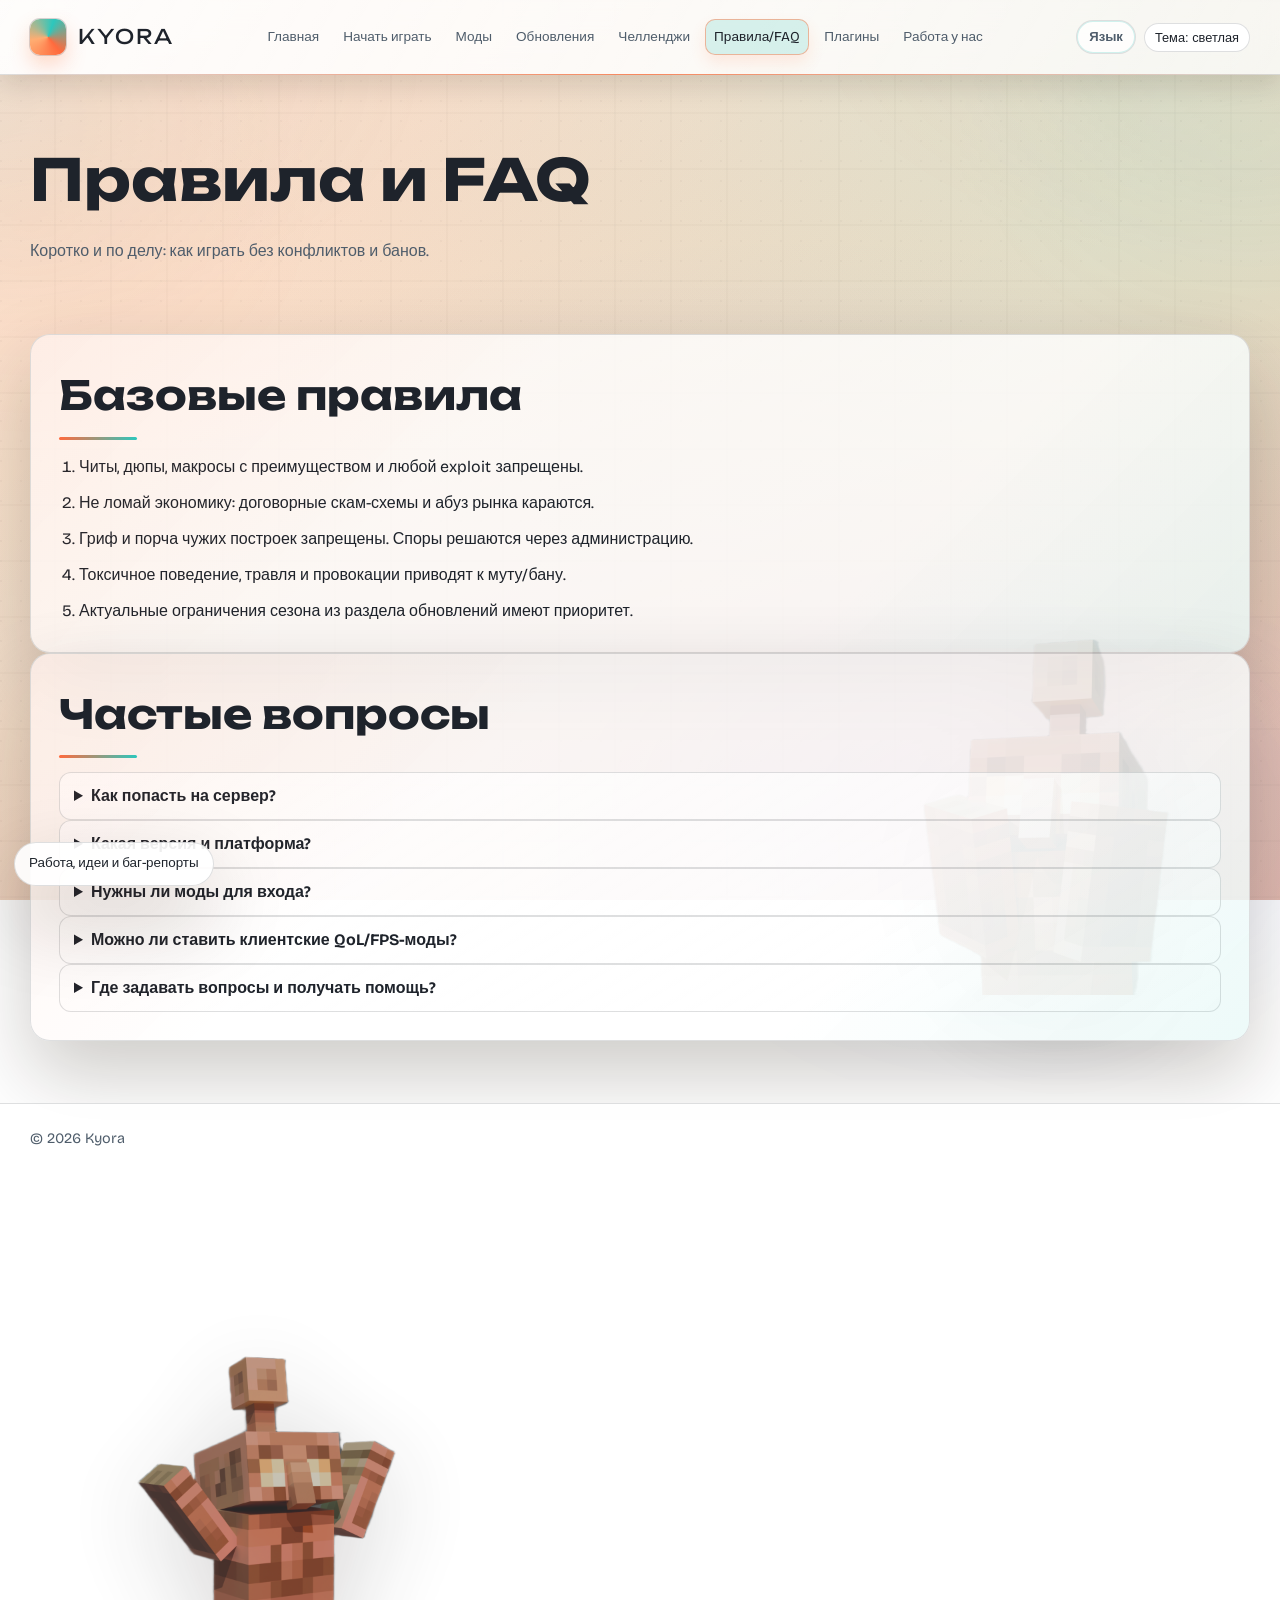
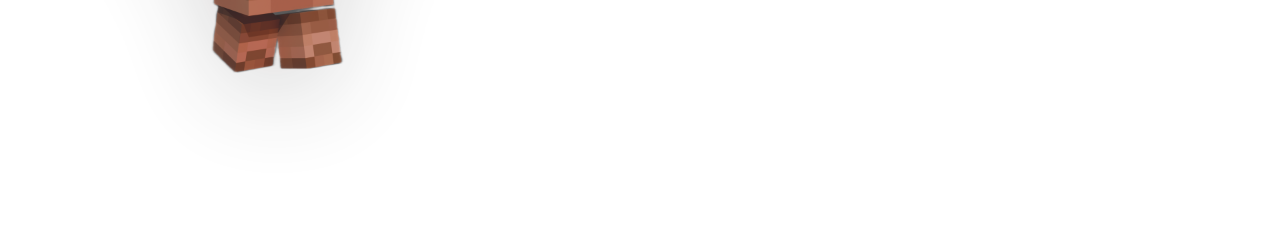
<file: rules.html>
﻿<!DOCTYPE html>
<html lang="ru">
<head>
  <meta charset="UTF-8">
  <meta name="viewport" content="width=device-width, initial-scale=1.0">
  <title>Kyora — Правила и FAQ</title>
  <meta name="description" content="Краткие правила и ответы на частые вопросы сервера Kyora: как играть, что запрещено, куда писать.">
  <meta name="robots" content="index, follow">
  <meta name="referrer" content="strict-origin-when-cross-origin">
  <meta name="theme-color" content="#f7d9bb">
  <link rel="canonical" href="https://slimefrozik.github.io/kyora/rules.html">
  <meta property="og:type" content="website">
  <meta property="og:title" content="Kyora — Правила и FAQ">
  <meta property="og:description" content="Краткие правила и ответы на частые вопросы сервера Kyora: как играть, что запрещено, куда писать.">
  <meta property="og:url" content="https://slimefrozik.github.io/kyora/rules.html">
  <meta property="og:site_name" content="Kyora">
  <meta property="og:image" content="https://slimefrozik.github.io/kyora/assets/og-cover.svg">
  <meta name="twitter:card" content="summary_large_image">
  <meta name="twitter:title" content="Kyora — Правила и FAQ">
  <meta name="twitter:description" content="Краткие правила и ответы на частые вопросы сервера Kyora: как играть, что запрещено, куда писать.">
  <meta name="twitter:image" content="https://slimefrozik.github.io/kyora/assets/og-cover.svg">
  <link rel="icon" href="assets/favicon.svg" type="image/svg+xml">
  <link rel="preconnect" href="https://fonts.googleapis.com">
  <link rel="preconnect" href="https://fonts.gstatic.com" crossorigin>
  <link href="https://fonts.googleapis.com/css2?family=Bricolage+Grotesque:wght@300;400;500;600;700&family=Unbounded:wght@400;600;800&display=swap" rel="stylesheet">
  <link rel="stylesheet" href="assets/styles.css">
  <link rel="manifest" href="manifest.webmanifest">
  <script src="data/telegram-config.js" defer></script>
  <script src="assets/app.js" defer></script>
</head>
<body data-page="rules">
  <header class="site-header">
    <div class="container topbar">
      <a class="brand" href="index.html"><span class="brand-mark" aria-hidden="true"></span><span class="brand-text">Kyora</span></a>      <nav class="main-nav" id="primary-nav" aria-label="Main navigation">
        <a href="index.html" data-i18n="nav.home">Главная</a>
        <a href="start.html" data-i18n="nav.start">Начать играть</a>
        <a href="mods.html" data-i18n="nav.mods">Моды</a>
        <a href="updates.html" data-i18n="nav.updates">Обновления</a>
        <a href="challenges.html" data-i18n="nav.challenges">Челленджи</a>
        <a href="rules.html" aria-current="page" data-i18n="nav.rules">Правила/FAQ</a>
        <a href="plugins.html" data-i18n="nav.plugins">Плагины</a>
        <a href="jobs.html" data-i18n="nav.jobs">Работа у нас</a>
      </nav>
      <div class="actions">
        <div class="lang-menu" data-lang-menu>
          <button class="lang-toggle" type="button" data-lang-toggle data-i18n="common.lang" aria-expanded="false">Язык</button>
          <div class="lang-options" role="menu">
            <button type="button" data-lang-switch="ru"><span class="flag">&#127479;&#127482;</span><span>RU</span></button>
            <button type="button" data-lang-switch="ua"><span class="flag">&#127482;&#127462;</span><span>UA</span></button>
            <button type="button" data-lang-switch="be"><span class="flag">&#127463;&#127486;</span><span>BE</span></button>
            <button type="button" data-lang-switch="kk"><span class="flag">&#127472;&#127487;</span><span>KZ</span></button>
          </div>
        </div>
                <button class="pill-btn is-compact theme-toggle" type="button" data-theme-toggle data-i18n="common.themeLight">Тема: светлая</button>
        <a class="pill-btn primary" href="index.html#apply-section" data-i18n="common.apply">Подать заявку</a>
        <a class="pill-btn" data-discord-link target="_blank" rel="noopener noreferrer" data-i18n="common.discord">Discord (скоро)</a>
      </div>
    </div>
  </header>

  <main>
    <section class="page-intro">
      <div class="container">
        <h1 data-i18n="rules.title">Правила и FAQ</h1>
        <p data-i18n="rules.subtitle">Коротко и по делу: как играть без конфликтов и банов.</p>
      </div>
    </section>

    <section class="section">
      <div class="container hero-grid">
        <article class="panel reveal">
          <h2 class="section-title" data-i18n="rules.rulesTitle">Базовые правила</h2>
          <ol class="rules-list">
            <li data-i18n="rules.r1">Читы, дюпы, макросы с преимуществом и любой exploit запрещены.</li>
            <li data-i18n="rules.r2">Не ломай экономику: договорные скам-схемы и абуз рынка караются.</li>
            <li data-i18n="rules.r3">Гриф и порча чужих построек запрещены. Споры решаются через администрацию.</li>
            <li data-i18n="rules.r4">Токсичное поведение, травля и провокации приводят к муту/бану.</li>
            <li data-i18n="rules.r5">Актуальные ограничения сезона из раздела обновлений имеют приоритет.</li>
          </ol>
        </article>

        <article class="panel reveal">
          <h2 class="section-title" data-i18n="rules.faqTitle">Частые вопросы</h2>

          <details>
            <summary data-i18n="rules.q1">Как попасть на сервер?</summary>
            <p data-i18n="rules.a1">Заполни анкету, дождись одобрения и тебя добавят в whitelist.</p>
          </details>

          <details>
            <summary data-i18n="rules.q2">Какая версия и платформа?</summary>
            <p data-i18n="rules.a2">Minecraft Java 1.21.10.</p>
          </details>

          <details>
            <summary data-i18n="rules.q3">Нужны ли моды для входа?</summary>
            <p data-i18n="rules.a3">Нет. Можно играть на чистом клиенте.</p>
          </details>

          <details>
            <summary data-i18n="rules.q4">Можно ли ставить клиентские QoL/FPS‑моды?</summary>
            <p data-i18n="rules.a4">Да, если они не дают преимущества. Рекомендации — на странице «Моды».</p>
          </details>

          <details>
            <summary data-i18n="rules.q5">Где задавать вопросы и получать помощь?</summary>
            <p data-i18n="rules.a5">В Telegram‑боте или через контакты на сайте.</p>
          </details>
        </article>
      </div>
    </section>
  </main>

  <footer class="site-footer">
    <div class="container footer-inner">
      <span>© 2026 Kyora</span>
    </div>
  </footer>

  <div class="toast" id="toast" role="status" aria-live="polite"></div>
</body>
</html>
</file>
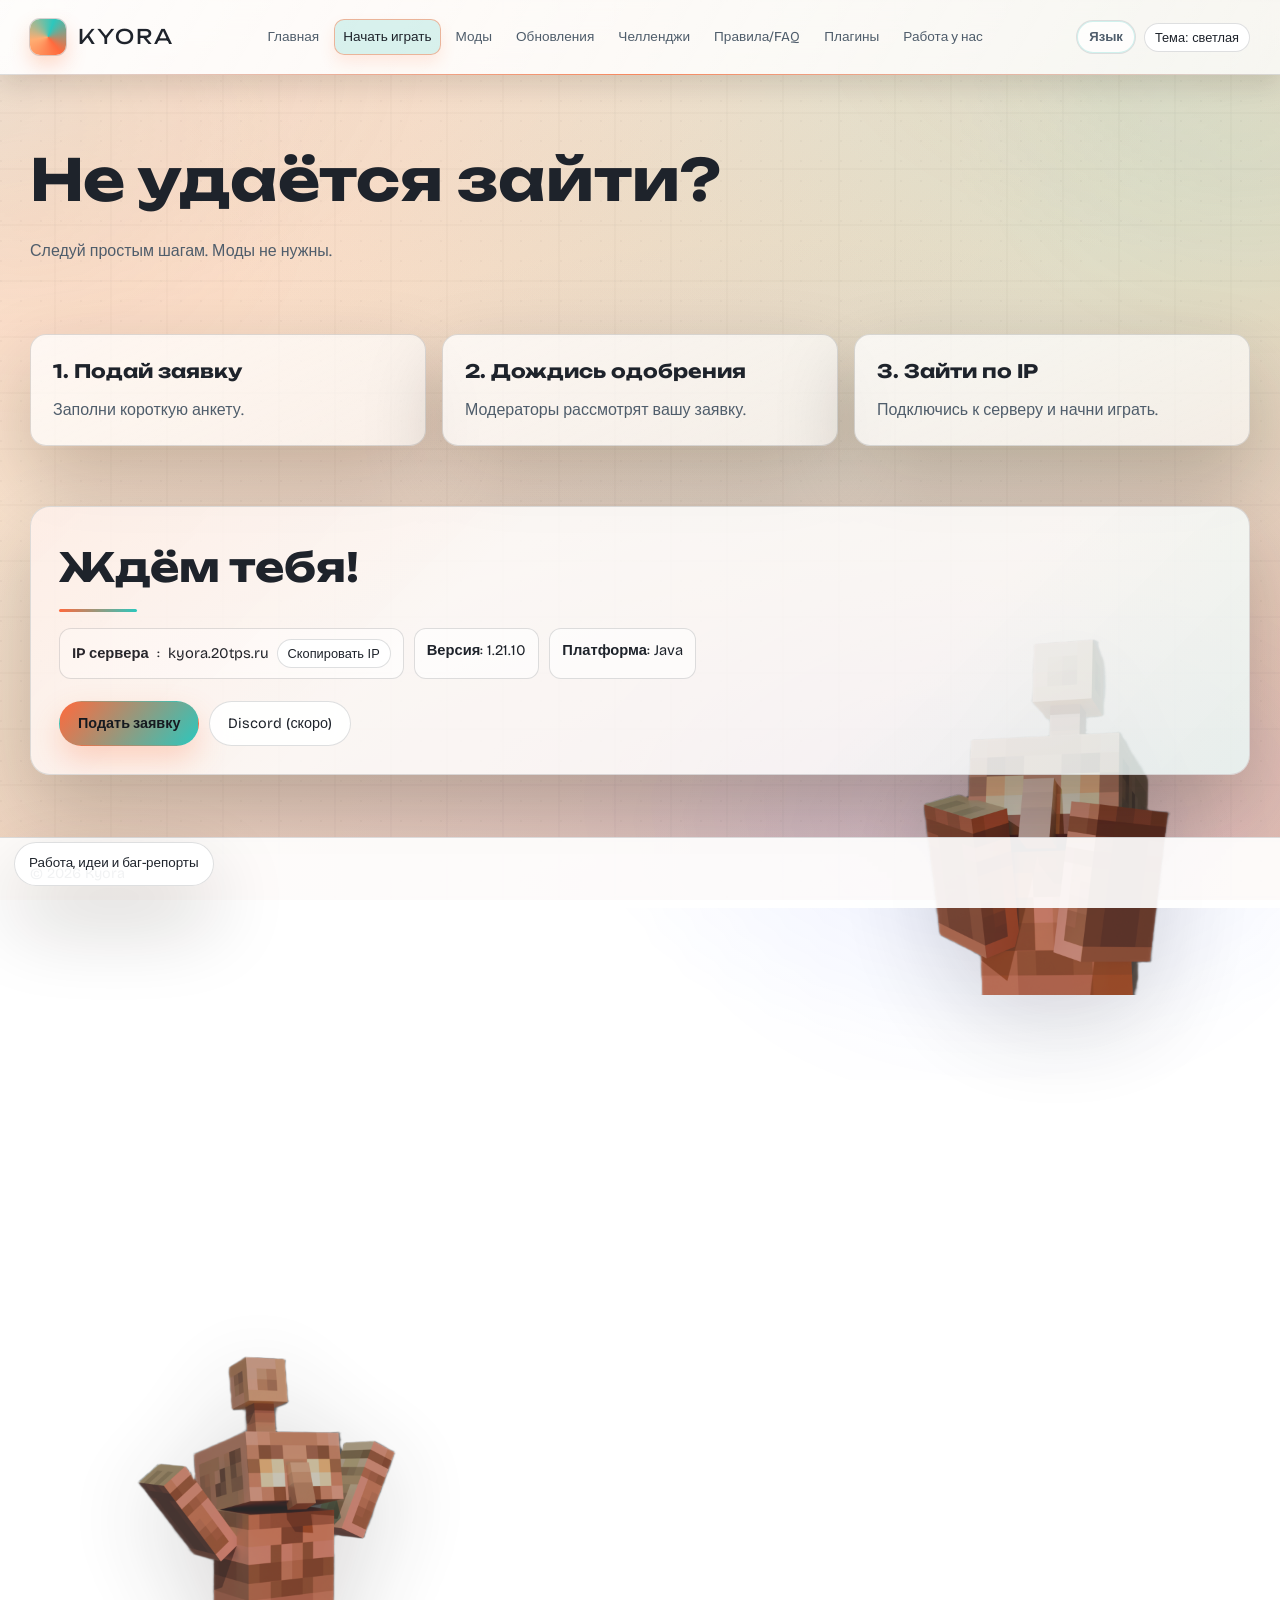
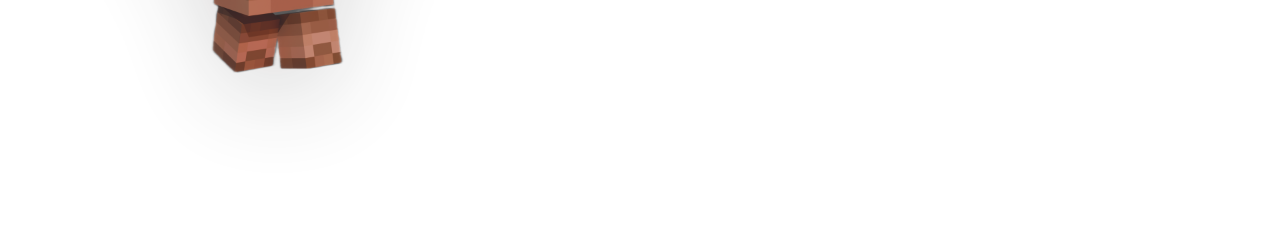
<file: start.html>
﻿<!DOCTYPE html>
<html lang="ru">
<head>
  <meta charset="UTF-8">
  <meta name="viewport" content="width=device-width, initial-scale=1.0">
  <title>Kyora — Начать играть</title>
  <meta name="description" content="Пошаговый онбординг на сервер Kyora: подключение, первые 15 минут, быстрый вход в экономику и комьюнити.">
  <meta name="robots" content="index, follow">
  <meta name="referrer" content="strict-origin-when-cross-origin">
  <meta name="theme-color" content="#f7d9bb">
  <link rel="canonical" href="https://slimefrozik.github.io/kyora/start.html">
  <meta property="og:type" content="website">
  <meta property="og:title" content="Kyora — Начать играть">
  <meta property="og:description" content="Пошаговый онбординг на сервер Kyora: подключение, первые 15 минут, быстрый вход в экономику и комьюнити.">
  <meta property="og:url" content="https://slimefrozik.github.io/kyora/start.html">
  <meta property="og:site_name" content="Kyora">
  <meta property="og:image" content="https://slimefrozik.github.io/kyora/assets/og-cover.svg">
  <meta name="twitter:card" content="summary_large_image">
  <meta name="twitter:title" content="Kyora — Начать играть">
  <meta name="twitter:description" content="Пошаговый онбординг на сервер Kyora: подключение, первые 15 минут, быстрый вход в экономику и комьюнити.">
  <meta name="twitter:image" content="https://slimefrozik.github.io/kyora/assets/og-cover.svg">
  <link rel="icon" href="assets/favicon.svg" type="image/svg+xml">
  <link rel="preconnect" href="https://fonts.googleapis.com">
  <link rel="preconnect" href="https://fonts.gstatic.com" crossorigin>
  <link href="https://fonts.googleapis.com/css2?family=Bricolage+Grotesque:wght@300;400;500;600;700&family=Unbounded:wght@400;600;800&display=swap" rel="stylesheet">
  <link rel="stylesheet" href="assets/styles.css">
  <link rel="manifest" href="manifest.webmanifest">
  <script src="data/telegram-config.js" defer></script>
  <script src="assets/app.js" defer></script>
</head>
<body data-page="start">
  <header class="site-header">
    <div class="container topbar">
      <a class="brand" href="index.html"><span class="brand-mark" aria-hidden="true"></span><span class="brand-text">Kyora</span></a>      <nav class="main-nav" id="primary-nav" aria-label="Main navigation">
        <a href="index.html" data-i18n="nav.home">Главная</a>
        <a href="start.html" aria-current="page" data-i18n="nav.start">Начать играть</a>
        <a href="mods.html" data-i18n="nav.mods">Моды</a>
        <a href="updates.html" data-i18n="nav.updates">Обновления</a>
        <a href="challenges.html" data-i18n="nav.challenges">Челленджи</a>
        <a href="rules.html" data-i18n="nav.rules">Правила/FAQ</a>
        <a href="plugins.html" data-i18n="nav.plugins">Плагины</a>
        <a href="jobs.html" data-i18n="nav.jobs">Работа у нас</a>
      </nav>
      <div class="actions">
        <div class="lang-menu" data-lang-menu>
          <button class="lang-toggle" type="button" data-lang-toggle data-i18n="common.lang" aria-expanded="false">Язык</button>
          <div class="lang-options" role="menu">
            <button type="button" data-lang-switch="ru"><span class="flag">&#127479;&#127482;</span><span>RU</span></button>
            <button type="button" data-lang-switch="ua"><span class="flag">&#127482;&#127462;</span><span>UA</span></button>
            <button type="button" data-lang-switch="be"><span class="flag">&#127463;&#127486;</span><span>BE</span></button>
            <button type="button" data-lang-switch="kk"><span class="flag">&#127472;&#127487;</span><span>KZ</span></button>
          </div>
        </div>
                <button class="pill-btn is-compact theme-toggle" type="button" data-theme-toggle data-i18n="common.themeLight">Тема: светлая</button>
        <a class="pill-btn primary" href="index.html#apply-section" data-i18n="common.apply">Подать заявку</a>
        <a class="pill-btn" data-discord-link target="_blank" rel="noopener noreferrer" data-i18n="common.discord">Discord (скоро)</a>
      </div>
    </div>
  </header>

  <main>
    <section class="page-intro">
      <div class="container">
        <h1 data-i18n="start.title">Не удаётся зайти?</h1>
        <p data-i18n="start.subtitle">Следуй простым шагам. Моды не нужны.</p>
      </div>
    </section>

    <section class="section">
      <div class="container card-grid">
        <article class="card reveal"><h3 data-i18n="start.s1t">1. Подай заявку</h3><p data-i18n="start.s1d">Заполни короткую анкету.</p></article>
        <article class="card reveal"><h3 data-i18n="start.s2t">2. Дождись одобрения</h3><p data-i18n="start.s2d">Модераторы рассмотрят вашу заявку.</p></article>
        <article class="card reveal"><h3 data-i18n="start.s3t">3. Зайти по IP</h3><p data-i18n="start.s3d">Подключись к серверу и начни играть.</p></article>
      </div>
    </section>

    <section class="section">
      <div class="container">
        <article class="panel reveal">
          <h2 class="section-title" data-i18n="start.quickInfoTitle">Ждём тебя!</h2>
          <div class="stat-row">
            <div class="stat is-row"><strong data-i18n="common.serverIpLabel">IP сервера</strong>: <span data-server-ip>kyora.20tps.ru</span><button class="pill-btn is-compact" type="button" data-copy-ip data-i18n="common.copyIp">Скопировать IP</button></div>
            <div class="stat"><strong data-i18n="common.versionLabel">Версия</strong>: <span data-server-version>1.21.10</span></div>
            <div class="stat"><strong data-i18n="common.platformLabel">Платформа</strong>: <span data-server-platform>Java</span></div>
          </div>
          <div class="cta-row">
            <a class="pill-btn primary" href="index.html#apply-section" data-i18n="common.apply">Подать заявку</a>
            <a class="pill-btn" data-discord-link target="_blank" rel="noopener noreferrer" data-i18n="common.discord">Discord (скоро)</a>
          </div>
        </article>
      </div>
    </section>
  </main>

  <footer class="site-footer">
    <div class="container footer-inner">
      <span>© 2026 Kyora</span>
    </div>
  </footer>

  <div class="toast" id="toast" role="status" aria-live="polite"></div>
</body>
</html>
</file>
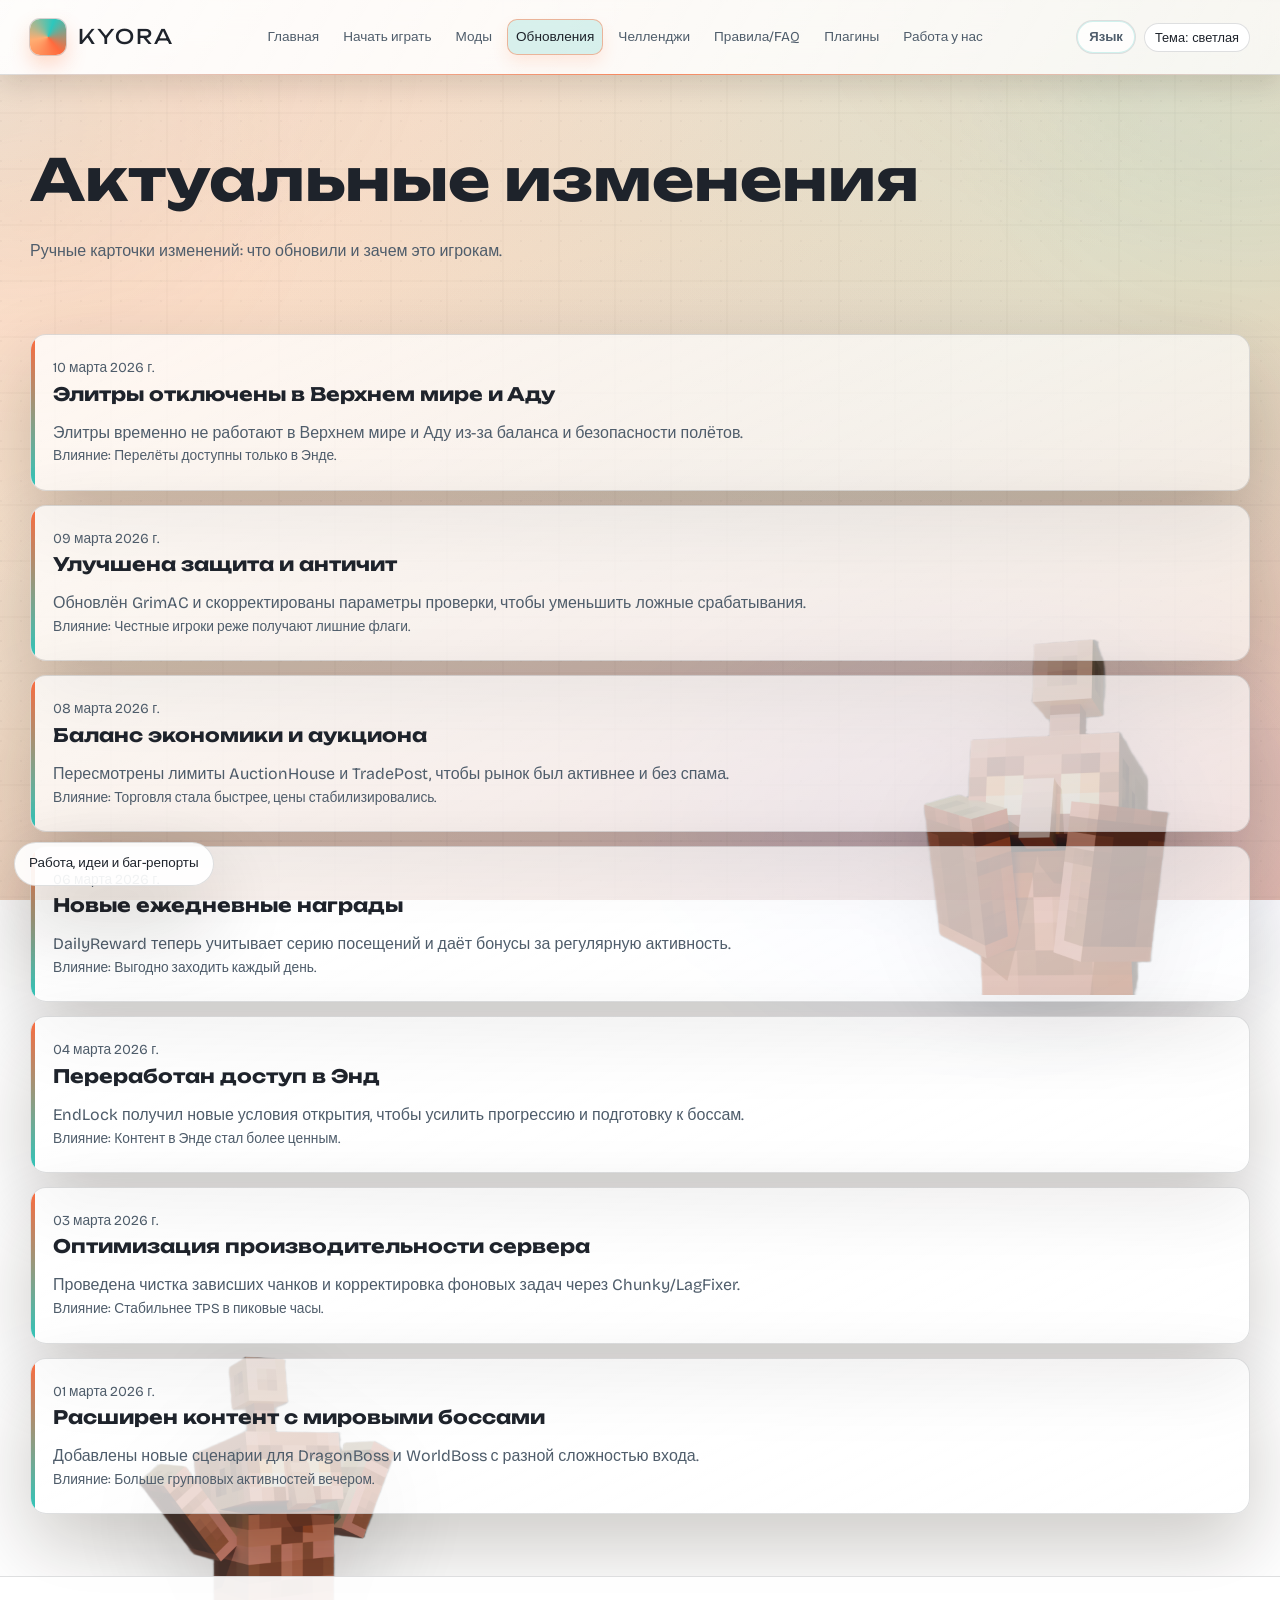
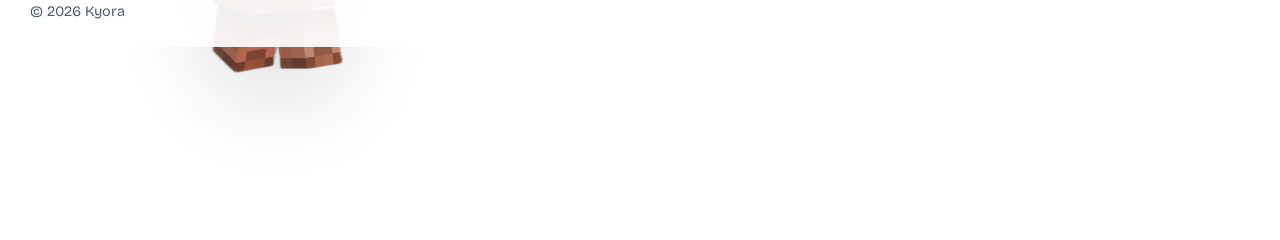
<file: updates.html>
﻿<!DOCTYPE html>
<html lang="ru">
<head>
  <meta charset="UTF-8">
  <meta name="viewport" content="width=device-width, initial-scale=1.0">
  <title>Kyora — Актуальные обновления</title>
  <meta name="description" content="Свежие изменения на сервере Kyora: баланс, производительность, экономика, боссы, правила.">
  <meta name="robots" content="index, follow">
  <meta name="referrer" content="strict-origin-when-cross-origin">
  <meta name="theme-color" content="#f7d9bb">
  <link rel="canonical" href="https://slimefrozik.github.io/kyora/updates.html">
  <meta property="og:type" content="website">
  <meta property="og:title" content="Kyora — Актуальные обновления">
  <meta property="og:description" content="Свежие изменения на сервере Kyora: баланс, производительность, экономика, боссы, правила.">
  <meta property="og:url" content="https://slimefrozik.github.io/kyora/updates.html">
  <meta property="og:site_name" content="Kyora">
  <meta property="og:image" content="https://slimefrozik.github.io/kyora/assets/og-cover.svg">
  <meta name="twitter:card" content="summary_large_image">
  <meta name="twitter:title" content="Kyora — Актуальные обновления">
  <meta name="twitter:description" content="Свежие изменения на сервере Kyora: баланс, производительность, экономика, боссы, правила.">
  <meta name="twitter:image" content="https://slimefrozik.github.io/kyora/assets/og-cover.svg">
  <link rel="icon" href="assets/favicon.svg" type="image/svg+xml">
  <link rel="preconnect" href="https://fonts.googleapis.com">
  <link rel="preconnect" href="https://fonts.gstatic.com" crossorigin>
  <link href="https://fonts.googleapis.com/css2?family=Bricolage+Grotesque:wght@300;400;500;600;700&family=Unbounded:wght@400;600;800&display=swap" rel="stylesheet">
  <link rel="stylesheet" href="assets/styles.css">
  <link rel="manifest" href="manifest.webmanifest">
  <script src="data/telegram-config.js" defer></script>
  <script src="assets/app.js" defer></script>
</head>
<body data-page="updates">
  <header class="site-header">
    <div class="container topbar">
      <a class="brand" href="index.html"><span class="brand-mark" aria-hidden="true"></span><span class="brand-text">Kyora</span></a>      <nav class="main-nav" id="primary-nav" aria-label="Main navigation">
        <a href="index.html" data-i18n="nav.home">Главная</a>
        <a href="start.html" data-i18n="nav.start">Начать играть</a>
        <a href="mods.html" data-i18n="nav.mods">Моды</a>
        <a href="updates.html" aria-current="page" data-i18n="nav.updates">Обновления</a>
        <a href="challenges.html" data-i18n="nav.challenges">Челленджи</a>
        <a href="rules.html" data-i18n="nav.rules">Правила/FAQ</a>
        <a href="plugins.html" data-i18n="nav.plugins">Плагины</a>
        <a href="jobs.html" data-i18n="nav.jobs">Работа у нас</a>
      </nav>
      <div class="actions">
        <div class="lang-menu" data-lang-menu>
          <button class="lang-toggle" type="button" data-lang-toggle data-i18n="common.lang" aria-expanded="false">Язык</button>
          <div class="lang-options" role="menu">
            <button type="button" data-lang-switch="ru"><span class="flag">&#127479;&#127482;</span><span>RU</span></button>
            <button type="button" data-lang-switch="ua"><span class="flag">&#127482;&#127462;</span><span>UA</span></button>
            <button type="button" data-lang-switch="be"><span class="flag">&#127463;&#127486;</span><span>BE</span></button>
            <button type="button" data-lang-switch="kk"><span class="flag">&#127472;&#127487;</span><span>KZ</span></button>
          </div>
        </div>
                <button class="pill-btn is-compact theme-toggle" type="button" data-theme-toggle data-i18n="common.themeLight">Тема: светлая</button>
        <a class="pill-btn primary" href="index.html#apply-section" data-i18n="common.apply">Подать заявку</a>
        <a class="pill-btn" data-discord-link target="_blank" rel="noopener noreferrer" data-i18n="common.discord">Discord (скоро)</a>
      </div>
    </div>
  </header>

  <main>
    <section class="page-intro">
      <div class="container">
        <h1 data-i18n="updates.title">Актуальные изменения</h1>
        <p data-i18n="updates.subtitle">Ручные карточки изменений: что обновили и зачем это игрокам.</p>
      </div>
    </section>

    <section class="section">
      <div class="container timeline" id="updates-list"></div>
    </section>
  </main>

  <footer class="site-footer">
    <div class="container footer-inner">
      <span>© 2026 Kyora</span>
    </div>
  </footer>

  <div class="toast" id="toast" role="status" aria-live="polite"></div>
</body>
</html>
</file>
<file: assets/styles.css>
﻿:root {
  color-scheme: light;
  --bg-1: #fff6ea;
  --bg-2: #f5ddc4;
  --bg-3: #f1c2a9;
  --paper: #fff7f0;
  --ink: #161a20;
  --text: #1e232b;
  --text-muted: #4f5d6b;
  --accent: #ff6a3d;
  --accent-2: #2cc7bd;
  --line: rgba(26, 30, 36, 0.14);
  --card: rgba(255, 255, 255, 0.8);
  --ok: #26c28f;
  --warn: #f29f05;
  --max-width: 1220px;
  --radius: 20px;
  --shadow: 0 34px 80px rgba(27, 16, 6, 0.22);
  --surface: rgba(255, 255, 255, 0.76);
  --surface-strong: rgba(255, 255, 255, 0.92);
  --surface-muted: rgba(255, 255, 255, 0.6);
  --surface-solid: #ffffff;
  --glow-1: rgba(255, 106, 61, 0.16);
  --glow-2: rgba(44, 199, 189, 0.14);
  --glow-3: rgba(46, 89, 255, 0.12);
  --aurora-1: rgba(44, 199, 189, 0.24);
  --aurora-2: rgba(255, 106, 61, 0.18);
  --aurora-3: rgba(46, 89, 255, 0.18);
  --dot-color: rgba(26, 30, 36, 0.1);
  --grid-color: rgba(26, 30, 36, 0.08);
  --orb-1: rgba(255, 106, 61, 0.14);
  --orb-2: rgba(44, 199, 189, 0.12);
  --orb-3: rgba(46, 89, 255, 0.12);
  --status-surface: rgba(255, 255, 255, 0.92);
  --status-surface-strong: rgba(255, 255, 255, 0.98);
  --focus-ring: rgba(46, 199, 189, 0.55);
  --font-body: "Bricolage Grotesque", "Segoe UI", sans-serif;
  --font-display: "Unbounded", "Arial Black", sans-serif;
}

:root[data-theme="dark"] {
  color-scheme: dark;
  --bg-1: #070a10;
  --bg-2: #0b121d;
  --bg-3: #0f1a29;
  --paper: #f8f2e8;
  --ink: #0c0f14;
  --text: #f5f1ea;
  --text-muted: #b9c3cf;
  --accent: #ff7a2f;
  --accent-2: #2dd4bf;
  --line: rgba(255, 255, 255, 0.1);
  --card: rgba(12, 16, 22, 0.78);
  --ok: #2dd4bf;
  --warn: #f7b955;
  --shadow: 0 34px 80px rgba(0, 0, 0, 0.5);
  --surface: rgba(14, 18, 26, 0.78);
  --surface-strong: rgba(12, 16, 22, 0.92);
  --surface-muted: rgba(16, 20, 28, 0.6);
  --surface-solid: #0f131a;
  --glow-1: rgba(255, 122, 47, 0.12);
  --glow-2: rgba(45, 212, 191, 0.12);
  --glow-3: rgba(99, 102, 241, 0.12);
  --aurora-1: rgba(45, 212, 191, 0.2);
  --aurora-2: rgba(255, 122, 47, 0.16);
  --aurora-3: rgba(99, 102, 241, 0.18);
  --dot-color: rgba(255, 255, 255, 0.08);
  --grid-color: rgba(255, 255, 255, 0.05);
  --orb-1: rgba(255, 122, 47, 0.12);
  --orb-2: rgba(45, 212, 191, 0.1);
  --orb-3: rgba(99, 102, 241, 0.12);
  --status-surface: rgba(12, 16, 22, 0.92);
  --status-surface-strong: rgba(14, 18, 26, 0.98);
  --focus-ring: rgba(45, 212, 191, 0.6);
}


* {
  box-sizing: border-box;
}

html {
  scroll-behavior: smooth;
}

html,
body {
  min-height: 100%;
}

body {
  margin: 0;
  color: var(--text);
  font-family: var(--font-body);
  line-height: 1.62;
  position: relative;
  isolation: isolate;
  background:
    radial-gradient(1600px 900px at 14% 6%, var(--glow-1), transparent 62%),
    radial-gradient(1500px 980px at 88% 10%, var(--glow-2), transparent 64%),
    radial-gradient(1500px 900px at 62% 92%, var(--glow-3), transparent 66%),
    linear-gradient(160deg, var(--bg-1) 0%, var(--bg-2) 54%, var(--bg-3) 100%);
  background-attachment: fixed;
  min-height: 100vh;
  overflow-x: hidden;
}

main,
footer {
  position: relative;
  z-index: 2;
}

.golem-bg {
  position: absolute;
  pointer-events: none;
  z-index: 0;
  opacity: 0.85;
  width: 640px;
  aspect-ratio: 1;
  background-repeat: no-repeat;
  background-size: contain;
  background-position: center;
  filter: blur(0.5px) drop-shadow(0 24px 50px rgba(17, 10, 4, 0.18));
}

.golem-left {
  top: 1200px;
  left: -40px;
  background-image: url("golemL.png");
}

.golem-right {
  top: 55vh;
  right: -60px;
  background-image: url("golemR.png");
}

@media (max-width: 720px) {
  .golem-bg {
    opacity: 0.85;
    width: 420px;
  }

  .golem-right {
    top: 70vh;
  }
}

body::before {
  content: "";
  position: fixed;
  inset: 0;
  pointer-events: none;
  opacity: 0.24;
  background-image:
    linear-gradient(0deg, transparent 96%, var(--grid-color) 96%),
    linear-gradient(90deg, transparent 96%, var(--grid-color) 96%),
    radial-gradient(circle at 1px 1px, var(--dot-color) 1px, transparent 0);
  background-size: 56px 56px, 56px 56px, 20px 20px;
}

body::after {
  content: "";
  position: fixed;
  inset: -20%;
  pointer-events: none;
  z-index: -1;
  opacity: 0.35;
  background:
    radial-gradient(38% 30% at 12% 20%, var(--aurora-1), transparent 70%),
    radial-gradient(32% 26% at 82% 16%, var(--aurora-2), transparent 72%),
    radial-gradient(34% 28% at 70% 78%, var(--aurora-3), transparent 72%),
    radial-gradient(420px 320px at 16% 32%, var(--orb-1), transparent 70%),
    radial-gradient(420px 320px at 84% 26%, var(--orb-2), transparent 70%),
    radial-gradient(520px 380px at 70% 82%, var(--orb-3), transparent 72%);
  animation: auroraDrift 18s ease-in-out infinite alternate;
}

@keyframes auroraDrift {
  from { transform: translate3d(-1.4%, -1.2%, 0) scale(1); }
  to { transform: translate3d(1.6%, 1.4%, 0) scale(1.04); }
}

@keyframes edgeFloatUp {
  0% { transform: translate3d(var(--x), 120vh, 0) scale(var(--scale)); opacity: 0; }
  12% { opacity: var(--alpha); }
  88% { opacity: var(--alpha); }
  100% { transform: translate3d(var(--x), -120vh, 0) scale(var(--scale)); opacity: 0; }
}

@keyframes edgeFloatDown {
  0% { transform: translate3d(var(--x), -120vh, 0) scale(var(--scale)); opacity: 0; }
  12% { opacity: var(--alpha); }
  88% { opacity: var(--alpha); }
  100% { transform: translate3d(var(--x), 120vh, 0) scale(var(--scale)); opacity: 0; }
}

@keyframes galleryMarquee {
  0% { transform: translateX(-50%); }
  100% { transform: translateX(0); }
}

img {
  max-width: 100%;
  display: block;
}

a {
  color: inherit;
  text-decoration-thickness: 0.08em;
  text-underline-offset: 0.18em;
}

a:focus-visible,
button:focus-visible,
input:focus-visible,
textarea:focus-visible,
select:focus-visible,
summary:focus-visible {
  outline: 2px solid var(--focus-ring);
  outline-offset: 2px;
}

.container {
  width: min(var(--max-width), calc(100% - 32px));
  margin: 0 auto;
}

.site-header {
  position: sticky;
  top: 0;
  z-index: 50;
  backdrop-filter: blur(18px);
  background: linear-gradient(120deg, var(--surface-strong), var(--surface));
  border-bottom: 1px solid var(--line);
  box-shadow: 0 10px 26px rgba(22, 18, 8, 0.12);
}

.site-header::after {
  content: "";
  position: absolute;
  left: 0;
  right: 0;
  bottom: -1px;
  height: 1px;
  pointer-events: none;
  background: linear-gradient(90deg, transparent, rgba(255, 107, 53, 0.75), transparent);
}

.topbar {
  display: flex;
  align-items: center;
  justify-content: space-between;
  gap: 12px;
  min-height: 74px;
  flex-wrap: wrap;
}

.brand {
  display: inline-flex;
  align-items: center;
  gap: 12px;
  text-decoration: none;
}

.brand-mark {
  width: 36px;
  height: 36px;
  border-radius: 10px;
  background: conic-gradient(from 140deg, var(--accent), #ffad72, var(--accent-2), var(--accent));
  box-shadow: 0 10px 20px rgba(255, 107, 53, 0.25), 0 0 0 1px rgba(31, 35, 41, 0.18);
}

.brand-text {
  font-family: var(--font-display);
  font-size: 1.26rem;
  letter-spacing: 0.1em;
  text-transform: uppercase;
}

.main-nav {
  display: flex;
  align-items: center;
  gap: 6px;
  flex-wrap: wrap;
  white-space: normal;
  flex: 1 1 520px;
  min-width: 0;
  justify-content: center;
  overflow: visible;
}

.main-nav a {
  text-decoration: none;
  color: var(--text-muted);
  font-size: 0.86rem;
  padding: 8px 10px;
  border-radius: 10px;
  transition: 180ms ease;
  border: 1px solid transparent;
}

.main-nav a:hover,
.main-nav a[aria-current="page"] {
  color: var(--text);
  background: rgba(46, 196, 182, 0.18);
  border-color: rgba(255, 107, 53, 0.45);
  box-shadow: 0 8px 16px rgba(255, 107, 53, 0.12);
}

.actions {
  display: flex;
  align-items: center;
  gap: 8px;
  flex-wrap: nowrap;
  justify-content: flex-end;
  flex: 0 0 auto;
}

.site-header .actions .pill-btn.primary,
.site-header .actions a[data-discord-link] {
  display: none;
}

.lang-menu {
  position: relative;
  display: inline-flex;
  align-items: center;
}

.lang-toggle {
  border: 1px solid var(--line);
  background: var(--surface);
  color: var(--text-muted);
  padding: 8px 12px;
  border-radius: 999px;
  font-family: inherit;
  font-size: 0.82rem;
  font-weight: 600;
  cursor: pointer;
  box-shadow: inset 0 0 0 1px rgba(46, 196, 182, 0.22);
}

.lang-menu.is-open .lang-toggle {
  color: var(--ink);
  background: linear-gradient(90deg, var(--accent), var(--accent-2));
}

.lang-options {
  position: absolute;
  top: calc(100% + 10px);
  right: 0;
  display: grid;
  gap: 6px;
  padding: 8px;
  border-radius: 14px;
  border: 1px solid var(--line);
  background: var(--surface-solid);
  box-shadow: var(--shadow);
  opacity: 0;
  transform: translateY(-6px);
  pointer-events: none;
  transition: 180ms ease;
  min-width: 150px;
  z-index: 40;
}

.lang-menu.is-open .lang-options {
  opacity: 1;
  transform: translateY(0);
  pointer-events: auto;
}

.lang-options button {
  border: 0;
  background: transparent;
  color: var(--text-muted);
  padding: 6px 10px;
  width: 100%;
  cursor: pointer;
  font-family: inherit;
  font-size: 0.82rem;
  font-weight: 600;
  line-height: 1.1;
  display: inline-flex;
  align-items: center;
  gap: 8px;
  border-radius: 999px;
  justify-content: flex-start;
}

.lang-options button.active {
  color: var(--ink);
  background: linear-gradient(90deg, var(--accent), var(--accent-2));
}

.lang-options .flag {
  font-size: 0.95rem;
  line-height: 1;
}

.pill-btn {
  border: 1px solid var(--line);
  background: var(--surface-strong);
  color: var(--text);
  border-radius: 999px;
  padding: 10px 18px;
  text-decoration: none;
  font-size: 0.9rem;
  cursor: pointer;
  transition: 180ms ease;
  backdrop-filter: blur(10px);
}

.pill-btn:hover {
  border-color: rgba(255, 107, 53, 0.7);
  box-shadow: 0 14px 32px rgba(27, 17, 6, 0.22);
  transform: translateY(-1px);
}

.pill-btn.primary {
  background: linear-gradient(130deg, var(--accent), var(--accent-2));
  border-color: transparent;
  color: var(--ink);
  font-weight: 700;
  position: relative;
  overflow: hidden;
  box-shadow: 0 14px 30px rgba(255, 107, 53, 0.25);
}

.pill-btn.primary::after {
  content: "";
  position: absolute;
  inset: 0;
  transform: translateX(-110%);
  background: linear-gradient(102deg, transparent 35%, rgba(255, 255, 255, 0.5) 50%, transparent 65%);
}

.pill-btn.primary:hover::after {
  animation: btnSweep 700ms ease;
}

.pill-btn.is-compact {
  padding: 6px 10px;
  font-size: 0.8rem;
}

@keyframes btnSweep {
  to {
    transform: translateX(110%);
  }
}

.hero {
  padding: 78px 0 88px;
}

.hero--epic {
  position: relative;
  overflow: visible;
  isolation: isolate;
}

.hero--epic::before {
  content: "";
  position: absolute;
  right: -40px;
  top: 110px;
  width: 360px;
  height: 520px;
  background: url("assets/copper-golem.svg") no-repeat center / contain;
  opacity: 0.12;
  filter: drop-shadow(0 24px 40px rgba(0, 0, 0, 0.45));
  pointer-events: none;
  z-index: -1;
}

.hero-gallery-bg {
  position: absolute;
  inset: -120px;
  pointer-events: none;
  z-index: -2;
  opacity: 0.4;
  filter: blur(0.2px);
}

.gallery-ring {
  position: absolute;
  right: -20%;
  left: -20%;
  top: 410px;
  display: flex;
  align-items: center;
  gap: 45px;
  animation: galleryMarquee 42s linear infinite;
}

.gallery-orbit {
  width: 350px;
  height: 235px;
  border-radius: 16px;
  border: 1px solid rgba(255, 255, 255, 0.12);
  box-shadow: 0 18px 40px rgba(0, 0, 0, 0.35);
  object-fit: cover;
  filter: saturate(1.05);
  opacity: 0.62;
}

.hero-split {
  display: grid;
  grid-template-columns: 1.05fr 0.95fr;
  gap: 36px;
  align-items: center;
}

.hero-content {
  display: grid;
  gap: 16px;
}

.hero-badge {
  display: inline-flex;
  align-items: center;
  gap: 8px;
  border-radius: 999px;
  padding: 7px 14px;
  font-size: 0.78rem;
  letter-spacing: 0.08em;
  text-transform: uppercase;
  border: 1px solid var(--line);
  background: var(--surface-muted);
  color: var(--text-muted);
  width: fit-content;
  box-shadow: inset 0 0 0 1px rgba(255, 107, 53, 0.16);
}

.hero-lead {
  color: var(--text-muted);
  font-size: clamp(1.02rem, 2.4vw, 1.2rem);
  margin: 0;
  max-width: 60ch;
}

.hero-meta {
  display: flex;
  flex-wrap: wrap;
  gap: 10px;
}

.meta-chip {
  display: inline-flex;
  align-items: center;
  gap: 8px;
  border-radius: 999px;
  padding: 8px 12px;
  border: 1px solid var(--line);
  background: linear-gradient(140deg, var(--surface-strong), var(--surface));
  font-size: 0.9rem;
  box-shadow: inset 0 0 0 1px rgba(255, 107, 53, 0.12);
}

.meta-chip strong {
  font-weight: 700;
}

.meta-chip .pill-btn {
  padding: 6px 10px;
  font-size: 0.78rem;
}

.hero-trust {
  display: flex;
  flex-wrap: wrap;
  gap: 10px;
  color: var(--text-muted);
  font-size: 0.9rem;
}

.trust-item {
  display: inline-flex;
  align-items: center;
  gap: 8px;
  padding: 4px 0;
}

.hero-visual {
  position: relative;
  min-height: 420px;
  display: grid;
  align-items: center;
}

.status-card {
  position: relative;
  background: linear-gradient(160deg, var(--status-surface-strong), var(--status-surface));
  border: 1px solid var(--line);
  border-radius: 26px;
  padding: 24px;
  box-shadow: var(--shadow);
  overflow: hidden;
  animation: statusFloat 8s ease-in-out infinite;
}

.status-card::after {
  content: "";
  position: absolute;
  inset: 0;
  background: radial-gradient(180px 140px at 80% 10%, rgba(255, 255, 255, 0.18), transparent 70%);
  opacity: 0.2;
  pointer-events: none;
}

.status-card::before {
  content: "";
  position: absolute;
  inset: 14px;
  border-radius: 22px;
  border: 1px solid rgba(255, 255, 255, 0.12);
  opacity: 0.25;
  pointer-events: none;
}

:root[data-theme="dark"] .status-card::after {
  background: radial-gradient(200px 160px at 80% 12%, rgba(255, 255, 255, 0.06), transparent 72%);
  opacity: 0.12;
}

:root[data-theme="dark"] .status-card::before {
  border-color: rgba(255, 255, 255, 0.1);
  opacity: 0.18;
}

.status-card.is-online {
  border-color: rgba(46, 196, 182, 0.5);
}

.status-card.is-offline {
  border-color: rgba(255, 107, 53, 0.45);
}

.edge-stream {
  position: fixed;
  top: 0;
  bottom: 0;
  width: 116px;
  display: flex;
  align-items: center;
  justify-content: center;
  pointer-events: none;
  z-index: 2;
  opacity: 0.7;
  overflow: hidden;
  mask-image: linear-gradient(transparent, #000 12%, #000 88%, transparent);
  -webkit-mask-image: linear-gradient(transparent, #000 12%, #000 88%, transparent);
}

.edge-stream--left {
  left: 0;
}

.edge-stream--right {
  right: 0;
}

.edge-stream.is-empty {
  display: none;
}

.edge-particle {
  position: absolute;
  width: var(--size);
  height: var(--size);
  border-radius: 14px;
  border: 1px solid var(--line);
  background: var(--surface-muted);
  box-shadow: 0 14px 28px rgba(0, 0, 0, 0.35);
  overflow: hidden;
  animation: edgeFloatUp var(--dur) linear infinite;
  animation-delay: var(--delay);
  will-change: transform;
}

.edge-stream--right .edge-particle {
  animation-name: edgeFloatDown;
}

.edge-particle img {
  width: 100%;
  height: 100%;
  object-fit: cover;
  image-rendering: pixelated;
  border-radius: 12px;
  filter: saturate(1.05);
}

.edge-particle--fallback {
  background: linear-gradient(140deg, rgba(70, 75, 86, 0.9), rgba(36, 40, 48, 0.9));
}

.edge-particle--fallback img {
  display: none;
}

:root[data-theme="dark"] .edge-particle {
  background: rgba(12, 16, 22, 0.7);
}

.status-head {
  display: flex;
  align-items: center;
  justify-content: space-between;
  gap: 12px;
  margin-bottom: 14px;
}

.status-pill {
  display: inline-flex;
  align-items: center;
  padding: 7px 14px;
  border-radius: 999px;
  border: 1px solid var(--line);
  background: var(--surface-muted);
  font-size: 0.82rem;
  font-weight: 600;
  max-width: 180px;
  white-space: nowrap;
  overflow: hidden;
  text-overflow: ellipsis;
}

.status-card.is-online .status-pill {
  background: rgba(46, 196, 182, 0.18);
  border-color: rgba(46, 196, 182, 0.5);
}

.status-card.is-offline .status-pill {
  background: rgba(255, 107, 53, 0.2);
  border-color: rgba(255, 107, 53, 0.5);
}

.status-meta {
  color: var(--text-muted);
  font-size: 0.85rem;
}

.status-grid {
  display: grid;
  grid-template-columns: repeat(3, minmax(0, 1fr));
  gap: 10px;
}

.status-item {
  border: 1px solid var(--line);
  border-radius: 14px;
  padding: 12px 10px;
  background: var(--surface);
  text-align: center;
}

.status-item span {
  display: block;
  color: var(--text-muted);
  font-size: 0.78rem;
  margin-bottom: 6px;
  text-transform: uppercase;
  letter-spacing: 0.08em;
}

.status-item strong {
  font-size: 1.05rem;
}

.status-motd {
  margin: 14px 0 0;
  color: var(--text-muted);
  font-size: 0.92rem;
}

.status-actions {
  display: flex;
  flex-wrap: wrap;
  gap: 10px;
  margin-top: 16px;
}

.hero-orbit {
  position: absolute;
  inset: -200px;
  pointer-events: none;
  z-index: -1;
  background:
    radial-gradient(520px 420px at 12% 10%, var(--glow-1), transparent 72%),
    radial-gradient(520px 420px at 90% 30%, var(--glow-2), transparent 72%),
    radial-gradient(560px 440px at 40% 90%, var(--glow-3), transparent 72%);
  opacity: 0.7;
  filter: blur(1px);
}

@keyframes statusFloat {
  0%, 100% {
    transform: translateY(0);
  }
  50% {
    transform: translateY(-8px);
  }
}

.panel {
  background: var(--card);
  border: 1px solid var(--line);
  border-radius: var(--radius);
  padding: 28px;
  box-shadow: var(--shadow);
  position: relative;
  overflow: clip;
}

.panel::before {
  content: "";
  position: absolute;
  inset: 0;
  pointer-events: none;
  background: linear-gradient(135deg, rgba(255, 107, 53, 0.14), transparent 35%, transparent 70%, rgba(46, 196, 182, 0.16));
  opacity: 0.55;
  transition: opacity 260ms ease;
}

.panel:hover::before {
  opacity: 0.8;
}

.react-spotlight-badge {
  margin: 0 0 10px;
  display: inline-flex;
  padding: 4px 10px;
  border-radius: 999px;
  border: 1px solid rgba(255, 107, 53, 0.5);
  color: var(--text-muted);
  font-size: 0.82rem;
}

.react-spotlight-title {
  margin: 0 0 8px;
  font-family: var(--font-display);
  font-size: clamp(1.7rem, 3.9vw, 2.6rem);
}

.react-spotlight-subtitle {
  margin: 0 0 14px;
  color: var(--text-muted);
}

.react-spotlight-tabs {
  display: flex;
  flex-wrap: wrap;
  gap: 8px;
  margin-bottom: 12px;
}

.react-spotlight-tabs button {
  border: 1px solid rgba(255, 107, 53, 0.32);
  background: var(--surface-strong);
  color: var(--text);
  border-radius: 999px;
  padding: 8px 12px;
  cursor: pointer;
  font-family: inherit;
}

.react-spotlight-tabs button.is-active {
  border-color: rgba(255, 107, 53, 0.85);
  background: rgba(46, 196, 182, 0.18);
}

.react-spotlight-points {
  margin: 0;
  padding-left: 20px;
  display: grid;
  gap: 7px;
  color: var(--text);
}

.react-spotlight-cta {
  margin-top: 14px;
  display: inline-flex;
  text-decoration: none;
  border-radius: 12px;
  padding: 10px 14px;
  color: var(--ink);
  font-weight: 700;
  background: linear-gradient(130deg, var(--accent), var(--accent-2));
}

.crest {
  font-family: var(--font-display);
  font-size: clamp(2.6rem, 5.8vw, 4.8rem);
  line-height: 1.04;
  margin: 0 0 16px;
  letter-spacing: 0.03em;
}

.subtitle {
  color: var(--text-muted);
  font-size: 1.06rem;
  max-width: 62ch;
  margin: 0 0 18px;
}

.stat-row {
  display: flex;
  flex-wrap: wrap;
  gap: 10px;
  margin-top: 16px;
}

.stat {
  padding: 10px 12px;
  border: 1px solid var(--line);
  border-radius: 12px;
  background: var(--surface-muted);
  font-size: 0.92rem;
}

.stat.is-row {
  display: flex;
  align-items: center;
  flex-wrap: wrap;
  gap: 8px;
}

.cta-row {
  display: flex;
  flex-wrap: wrap;
  gap: 10px;
  margin-top: 22px;
}

.section {
  padding: 44px 0 16px;
}

.section-title {
  margin: 0 0 14px;
  font-family: var(--font-display);
  font-size: clamp(1.8rem, 3.3vw, 2.5rem);
  position: relative;
  padding-bottom: 12px;
}

.legend-name {
  background: linear-gradient(90deg, var(--accent), var(--accent-2));
  -webkit-background-clip: text;
  background-clip: text;
  color: transparent;
  display: inline-block;
}

.section-title::after {
  content: "";
  position: absolute;
  left: 0;
  bottom: 0;
  width: 78px;
  height: 3px;
  background: linear-gradient(90deg, var(--accent), var(--accent-2));
  border-radius: 999px;
}

.section-subtitle {
  margin: 0 0 24px;
  color: var(--text-muted);
}

.section-head {
  display: flex;
  align-items: flex-end;
  justify-content: space-between;
  gap: 16px;
  flex-wrap: wrap;
  margin-bottom: 18px;
}

.section-actions {
  display: flex;
  flex-wrap: wrap;
  gap: 10px;
}

.split-section {
  display: grid;
  grid-template-columns: 1.1fr 0.9fr;
  gap: 26px;
  align-items: start;
}

.loop-grid {
  display: grid;
  grid-template-columns: repeat(4, minmax(0, 1fr));
  gap: 14px;
}

.loop-card {
  border-radius: 18px;
  border: 1px solid var(--line);
  background: linear-gradient(150deg, var(--surface), var(--surface-muted));
  padding: 18px;
  box-shadow: var(--shadow);
  min-height: 180px;
  display: grid;
  gap: 10px;
}

.loop-title {
  margin: 0;
  font-family: var(--font-display);
  font-size: 1.08rem;
}

.loop-text {
  margin: 0;
  color: var(--text-muted);
  font-size: 0.92rem;
}

.strip {
  border-radius: 20px;
  border: 1px solid var(--line);
  background: linear-gradient(135deg, var(--surface-strong), var(--surface-muted));
  padding: 20px;
  display: flex;
  flex-wrap: wrap;
  align-items: center;
  justify-content: space-between;
  gap: 12px;
}

.strip strong {
  font-family: var(--font-display);
  font-size: 1.1rem;
}

.faq-grid {
  display: grid;
  grid-template-columns: repeat(2, minmax(0, 1fr));
  gap: 12px;
}

.feature-grid,
.card-grid {
  display: grid;
  grid-template-columns: repeat(3, minmax(0, 1fr));
  gap: 16px;
}

.card {
  background: linear-gradient(155deg, var(--surface), var(--surface-muted));
  border: 1px solid var(--line);
  border-radius: 16px;
  padding: 22px;
  box-shadow: var(--shadow);
  transition: transform 220ms ease, border-color 220ms ease, box-shadow 220ms ease;
  position: relative;
  overflow: hidden;
}

.card::after {
  content: "";
  position: absolute;
  inset: 0;
  opacity: 0;
  background: linear-gradient(135deg, rgba(255, 107, 53, 0.1), transparent 45%, rgba(46, 196, 182, 0.12));
  transition: opacity 220ms ease;
  pointer-events: none;
}

.card:hover::after {
  opacity: 1;
}


.card:hover {
  transform: translateY(-4px);
  border-color: rgba(255, 107, 53, 0.65);
  box-shadow: 0 18px 46px rgba(27, 17, 6, 0.22), 0 0 0 1px rgba(255, 107, 53, 0.18) inset;
}

.card h3,
.card h4 {
  margin-top: 0;
  margin-bottom: 10px;
  font-family: var(--font-display);
  font-size: 1.16rem;
}

.card p {
  margin: 0;
  color: var(--text-muted);
}

.gallery {
  display: grid;
  grid-template-columns: repeat(12, minmax(0, 1fr));
  grid-auto-rows: 90px;
  gap: 12px;
}

.gallery figure {
  margin: 0;
  position: relative;
  cursor: zoom-in;
  border-radius: 14px;
  overflow: hidden;
  border: 1px solid var(--line);
  background: var(--surface-muted);
  transition: transform 240ms ease, border-color 240ms ease, box-shadow 240ms ease;
}

.gallery figure:hover {
  transform: translateY(-3px);
  border-color: rgba(255, 107, 53, 0.7);
  box-shadow: 0 18px 40px rgba(27, 17, 6, 0.25);
}

.gallery img {
  width: 100%;
  height: 100%;
  object-fit: cover;
  transition: transform 780ms ease;
  filter: saturate(1.05);
}

.gallery figure:hover img {
  transform: scale(1.06);
}

.gallery figcaption {
  position: absolute;
  left: 0;
  right: 0;
  bottom: 0;
  font-size: 0.88rem;
  color: #ffffff;
  padding: 14px 12px 10px;
  border-top: 0;
  background: linear-gradient(to top, rgba(19, 23, 28, 0.8), rgba(19, 23, 28, 0));
  text-shadow: 0 2px 8px rgba(0, 0, 0, 0.55);
}

.gallery .shot-1 {
  grid-column: span 7;
  grid-row: span 4;
}

.gallery .shot-2,
.gallery .shot-3 {
  grid-column: span 5;
  grid-row: span 2;
}

.gallery .shot-4 {
  grid-column: span 4;
  grid-row: span 3;
}

.gallery .shot-5 {
  grid-column: span 8;
  grid-row: span 3;
}

.lightbox {
  position: fixed;
  inset: 0;
  z-index: 120;
  display: none;
  align-items: center;
  justify-content: center;
  padding: 18px;
  background: rgba(16, 18, 22, 0.82);
  backdrop-filter: blur(6px);
}

.lightbox.open {
  display: flex;
}

.lightbox img {
  width: min(1280px, 94vw);
  max-height: 82vh;
  object-fit: contain;
  border-radius: 14px;
  border: 1px solid rgba(255, 255, 255, 0.25);
  box-shadow: 0 24px 54px rgba(0, 0, 0, 0.7);
}

.lightbox button {
  position: absolute;
  top: 14px;
  right: 14px;
  border: 1px solid var(--line);
  border-radius: 999px;
  background: var(--surface-strong);
  color: var(--ink);
  width: 40px;
  height: 40px;
  font-size: 1.2rem;
  cursor: pointer;
}

.form-grid {
  display: grid;
  grid-template-columns: repeat(2, minmax(0, 1fr));
  gap: 14px;
}

label {
  display: grid;
  gap: 8px;
  font-size: 0.92rem;
}

input,
textarea,
select {
  width: 100%;
  border: 1px solid var(--line);
  border-radius: 12px;
  padding: 12px 12px;
  background: var(--surface-strong);
  color: var(--text);
  font-family: inherit;
  font-size: 0.98rem;
}

textarea {
  min-height: 120px;
  resize: vertical;
}

textarea[readonly] {
  min-height: 145px;
  background: var(--surface-strong);
}

.field-full {
  grid-column: 1 / -1;
}

.form-note {
  margin-top: 10px;
  min-height: 1.4em;
  font-size: 0.92rem;
  color: var(--warn);
}

.stack {
  display: grid;
  gap: 14px;
}

.badge {
  display: inline-flex;
  align-items: center;
  border-radius: 999px;
  padding: 4px 9px;
  font-size: 0.78rem;
  border: 1px solid var(--line);
  color: var(--text-muted);
  background: var(--surface-muted);
}

.tag-row {
  display: flex;
  flex-wrap: wrap;
  gap: 6px;
  margin-top: 12px;
}

.meta {
  font-size: 0.86rem;
  color: var(--text-muted);
}

.page-intro {
  padding: 58px 0 26px;
}

.page-intro h1 {
  margin: 0 0 12px;
  font-family: var(--font-display);
  font-size: clamp(2.4rem, 5.2vw, 3.6rem);
}

.page-intro p {
  margin: 0;
  color: var(--text-muted);
}

.filters {
  display: grid;
  grid-template-columns: 1.2fr 0.8fr;
  gap: 12px;
  margin-bottom: 18px;
}

.mods-grid {
  display: grid;
  grid-template-columns: repeat(2, minmax(0, 1fr));
  gap: 14px;
}

.link-btn {
  display: inline-flex;
  align-items: center;
  justify-content: center;
  gap: 8px;
  border-radius: 12px;
  border: 1px solid rgba(46, 196, 182, 0.4);
  text-decoration: none;
  color: var(--text);
  background: rgba(46, 196, 182, 0.18);
  padding: 10px 12px;
  margin-top: 12px;
  font-size: 0.92rem;
}

.link-btn:hover {
  border-color: rgba(255, 107, 53, 0.65);
  background: rgba(46, 196, 182, 0.26);
}

.timeline {
  display: grid;
  gap: 14px;
}

.timeline .card {
  position: relative;
  overflow: hidden;
}

.timeline .card::before {
  content: "";
  position: absolute;
  inset: 0 auto 0 0;
  width: 4px;
  background: linear-gradient(to bottom, var(--accent), var(--accent-2));
}

.challenge-box {
  display: grid;
  gap: 14px;
}

.challenge-actions,
.challenge-result-actions {
  display: flex;
  flex-wrap: wrap;
  gap: 10px;
}

.challenge-actions .pill-btn.primary {
  min-width: 0;
  width: 100%;
  flex: 1 1 100%;
}

.challenge-result {
  border: 1px dashed rgba(255, 107, 53, 0.55);
  border-radius: 12px;
  padding: 16px;
  background: var(--surface);
}

.challenge-title {
  margin: 0 0 8px;
  font-family: var(--font-display);
}

.challenge-text {
  margin: 0;
  color: var(--text);
}

.challenge-badge {
  display: inline-flex;
  align-items: center;
  width: fit-content;
  margin: 12px 0 10px;
  padding: 5px 11px;
  border-radius: 999px;
  border: 1px solid rgba(255, 107, 53, 0.55);
  background: rgba(255, 107, 53, 0.18);
  color: var(--text);
  font-weight: 600;
}

.challenge-badge.is-easy {
  border-color: rgba(43, 189, 140, 0.7);
  background: rgba(43, 189, 140, 0.18);
}

.challenge-badge.is-medium {
  border-color: rgba(245, 159, 0, 0.75);
  background: rgba(245, 159, 0, 0.18);
}

.challenge-badge.is-hard {
  border-color: rgba(231, 76, 60, 0.75);
  background: rgba(231, 76, 60, 0.18);
}

.challenge-note {
  margin: 10px 0 0;
  color: var(--text-muted);
  font-size: 0.9rem;
}

.challenge-streak {
  margin: 8px 0 0;
  font-size: 0.9rem;
  color: var(--text-muted);
}

.details-stack {
  display: grid;
  gap: 14px;
}

.detail-card {
  border: 1px solid var(--line);
  border-radius: 16px;
  background: linear-gradient(150deg, var(--surface), var(--surface-muted));
  box-shadow: var(--shadow);
  overflow: hidden;
}

.detail-card > summary {
  cursor: pointer;
  padding: 16px 18px;
  list-style: none;
  display: flex;
  align-items: center;
  justify-content: space-between;
  gap: 12px;
  font-family: var(--font-display);
  font-size: 1.05rem;
}

.detail-card > summary::-webkit-details-marker {
  display: none;
}

.detail-card > summary::after {
  content: "+";
  font-size: 1.2rem;
  color: var(--text-muted);
}

.detail-card[open] > summary::after {
  content: "–";
}

.detail-card[open] > summary {
  background: rgba(46, 196, 182, 0.12);
}

.detail-body {
  padding: 0 18px 18px;
}

.detail-body .section-actions {
  margin: 6px 0 16px;
}

.rules-list {
  margin: 0;
  padding-left: 20px;
  display: grid;
  gap: 10px;
}

details {
  border: 1px solid var(--line);
  border-radius: 12px;
  background: linear-gradient(150deg, var(--surface), var(--surface-muted));
  padding: 10px 14px;
  transition: border-color 200ms ease, box-shadow 200ms ease;
}

details[open] {
  border-color: rgba(255, 107, 53, 0.55);
  box-shadow: 0 16px 32px rgba(27, 17, 6, 0.18);
}

summary {
  cursor: pointer;
  font-weight: 700;
}

details p {
  color: var(--text-muted);
}

.plugins-table-wrap {
  overflow-x: auto;
  border: 1px solid var(--line);
  border-radius: 12px;
}

table {
  width: 100%;
  border-collapse: collapse;
  min-width: 760px;
  background: var(--surface);
}

th,
td {
  padding: 12px;
  border-bottom: 1px solid rgba(255, 107, 53, 0.22);
  text-align: left;
  font-size: 0.92rem;
}

th {
  font-family: var(--font-display);
  color: var(--text-muted);
  background: var(--surface-muted);
}

tr:hover td {
  background: rgba(46, 196, 182, 0.14);
}

.empty-state {
  color: var(--text-muted);
  padding: 12px;
  text-align: center;
}

.site-footer {
  margin-top: 46px;
  border-top: 1px solid var(--line);
  background: var(--surface-strong);
}

.footer-inner {
  min-height: 70px;
  display: flex;
  align-items: center;
  justify-content: space-between;
  gap: 10px;
  flex-wrap: wrap;
  color: var(--text-muted);
  font-size: 0.9rem;
}

.toast {
  position: fixed;
  right: 16px;
  bottom: 16px;
  z-index: 90;
  min-width: 240px;
  max-width: min(420px, calc(100% - 32px));
  border: 1px solid var(--line);
  border-radius: 12px;
  background: var(--surface-strong);
  color: var(--text);
  padding: 12px 14px;
  box-shadow: var(--shadow);
  transform: translateY(20px);
  opacity: 0;
  pointer-events: none;
  transition: 220ms ease;
}

.toast.show {
  transform: translateY(0);
  opacity: 1;
}

.feedback-fab {
  position: fixed;
  left: 14px;
  bottom: 14px;
  z-index: 72;
  display: inline-flex;
  align-items: center;
  border: 1px solid var(--line);
  border-radius: 999px;
  padding: 10px 14px;
  background: var(--surface-strong);
  color: var(--text);
  text-decoration: none;
  font-size: 0.84rem;
  box-shadow: var(--shadow);
}

.feedback-fab:hover {
  border-color: rgba(255, 107, 53, 0.8);
}

.reveal {
  opacity: 1;
  transform: none;
}

.js-enabled .reveal {
  opacity: 0;
  transform: translateY(20px);
  transition: 420ms ease;
}

.js-enabled .reveal.visible {
  opacity: 1;
  transform: translateY(0);
}

@media (max-width: 1400px) {
  .main-nav a {
    padding: 6px 8px;
    font-size: 0.85rem;
  }
}

@media (max-width: 1600px) {
  .actions [data-copy-ip] {
    display: none;
  }
}

@media (max-width: 1080px) {
  .edge-stream {
    display: none;
  }

  .hero--epic::before {
    width: 220px;
    height: 320px;
    right: -20px;
    top: 60px;
    opacity: 0.08;
  }

  .gallery-ring {
    right: -35%;
    left: -35%;
    top: 110px;
    gap: 16px;
    animation-duration: 36s;
  }

  .gallery-orbit {
    width: 180px;
    height: 120px;
    opacity: 0.55;
  }

  .topbar {
    align-items: flex-start;
  }

  .brand {
    order: 1;
  }

  .actions {
    order: 2;
    width: 100%;
    justify-content: flex-start;
  }

  .main-nav {
    order: 3;
    width: 100%;
    justify-content: flex-start;
  }

  .hero-grid,
  .hero-split,
  .feature-grid,
  .card-grid,
  .gallery,
  .form-grid,
  .mods-grid,
  .split-section,
  .loop-grid,
  .faq-grid {
    grid-template-columns: repeat(2, minmax(0, 1fr));
  }

  .gallery {
    grid-template-columns: repeat(6, minmax(0, 1fr));
    grid-auto-rows: 84px;
  }

  .gallery .shot-1,
  .gallery .shot-2,
  .gallery .shot-3,
  .gallery .shot-4,
  .gallery .shot-5 {
    grid-column: span 3;
    grid-row: span 2;
  }
}

@media (max-width: 760px) {
  main {
    padding-bottom: 74px;
  }

  .actions {
    gap: 6px;
    justify-content: flex-start;
  }

  .hero {
    padding-top: 50px;
  }

  .hero-gallery-bg {
    opacity: 0.25;
  }

  .gallery-ring {
    right: -40%;
    left: -40%;
    top: 280px;
    animation-duration: 34s;
  }

  .gallery-orbit {
    width: 150px;
    height: 100px;
  }

  .hero-visual {
    min-height: 0;
  }

  .status-grid {
    grid-template-columns: 1fr;
  }

  .hero-grid,
  .hero-split,
  .feature-grid,
  .card-grid,
  .gallery,
  .form-grid,
  .mods-grid,
  .filters,
  .split-section,
  .loop-grid,
  .faq-grid {
    grid-template-columns: 1fr;
  }

  .challenge-actions .pill-btn,
  .challenge-result-actions .pill-btn {
    width: 100%;
    justify-content: center;
  }

  .gallery {
    grid-template-columns: 1fr;
    grid-auto-rows: auto;
  }

  .gallery .shot-1,
  .gallery .shot-2,
  .gallery .shot-3,
  .gallery .shot-4,
  .gallery .shot-5 {
    grid-column: auto;
    grid-row: auto;
  }

  .gallery img {
    aspect-ratio: 16 / 9;
  }

  .actions [data-copy-ip] {
    display: none;
  }

  .feedback-fab {
    left: 8px;
    bottom: calc(8px + env(safe-area-inset-bottom, 0px));
    padding: 8px 11px;
    font-size: 0.8rem;
  }

  .footer-inner {
    align-items: flex-start;
  }
}

@media (prefers-reduced-motion: reduce) {
  *, *::before, *::after {
    animation: none !important;
    transition: none !important;
    scroll-behavior: auto !important;
  }

  .js-enabled .reveal {
    opacity: 1;
    transform: none;
  }
}
</file>
